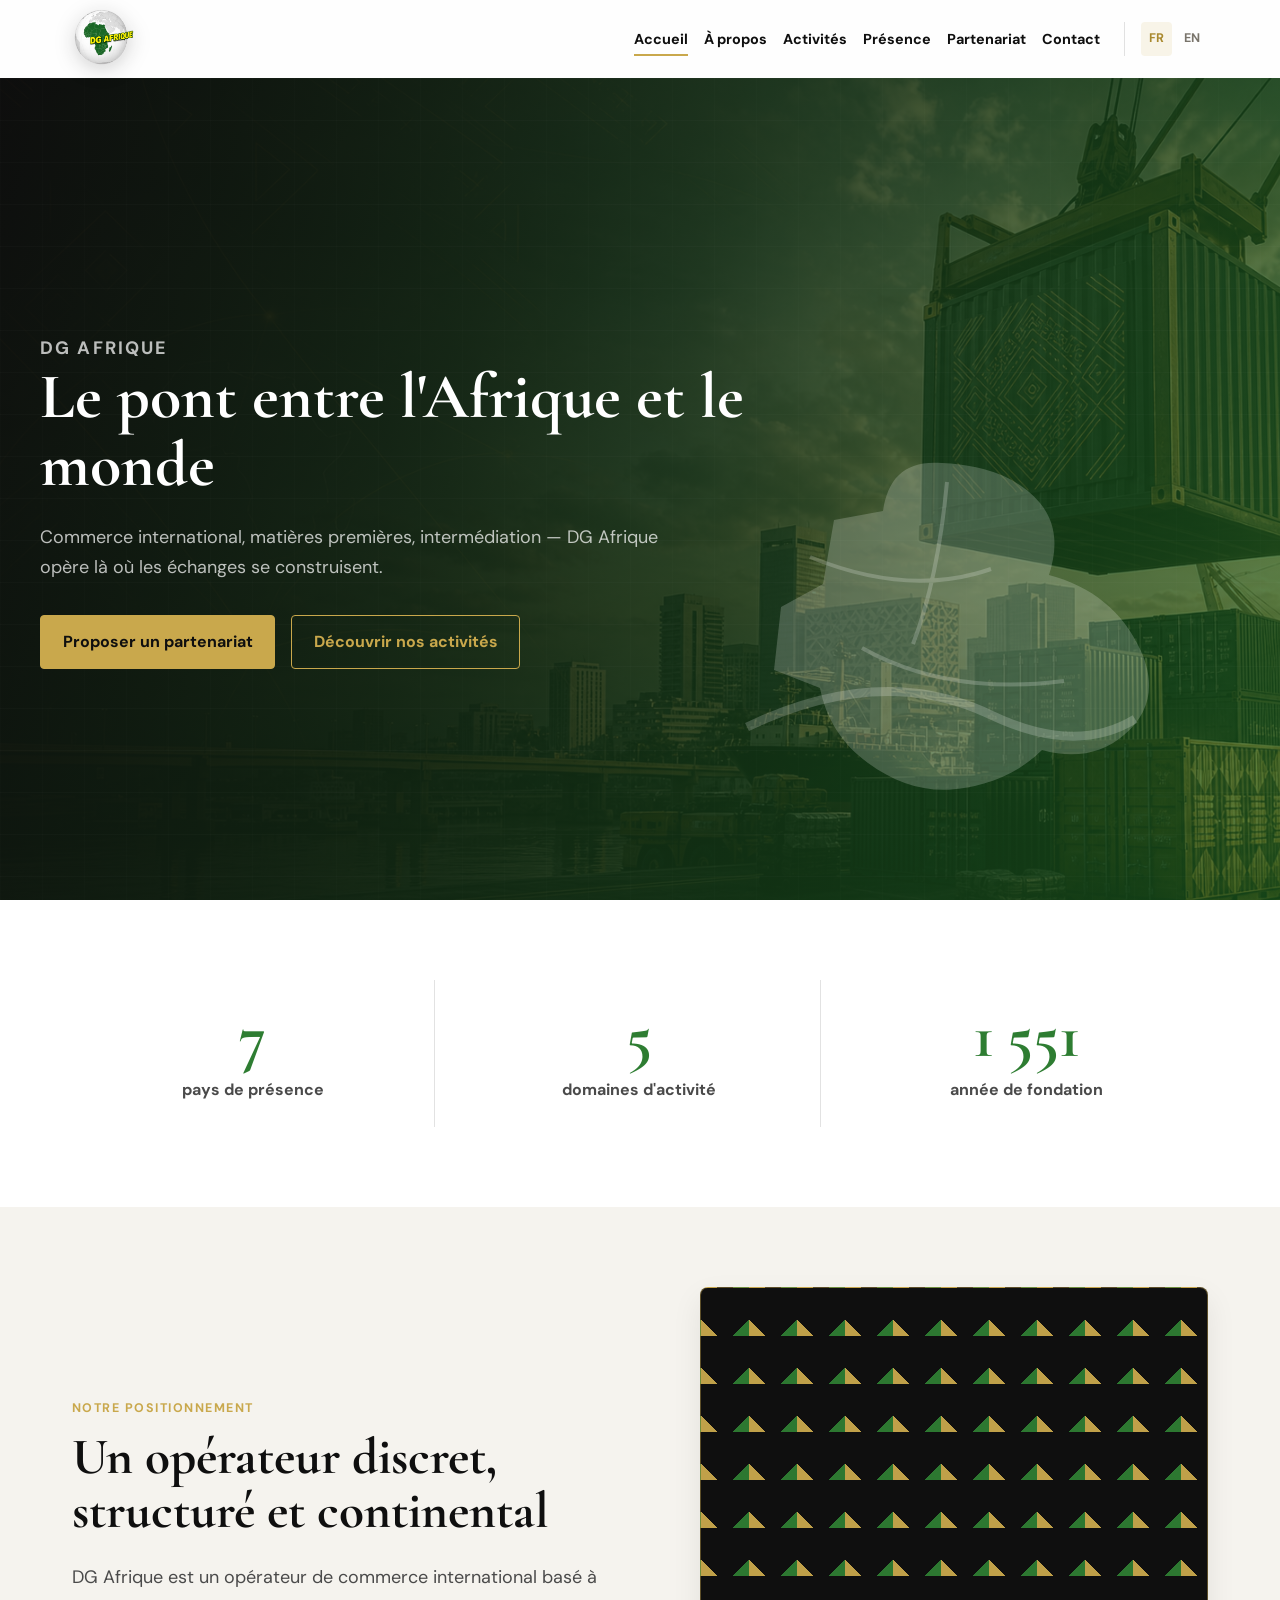
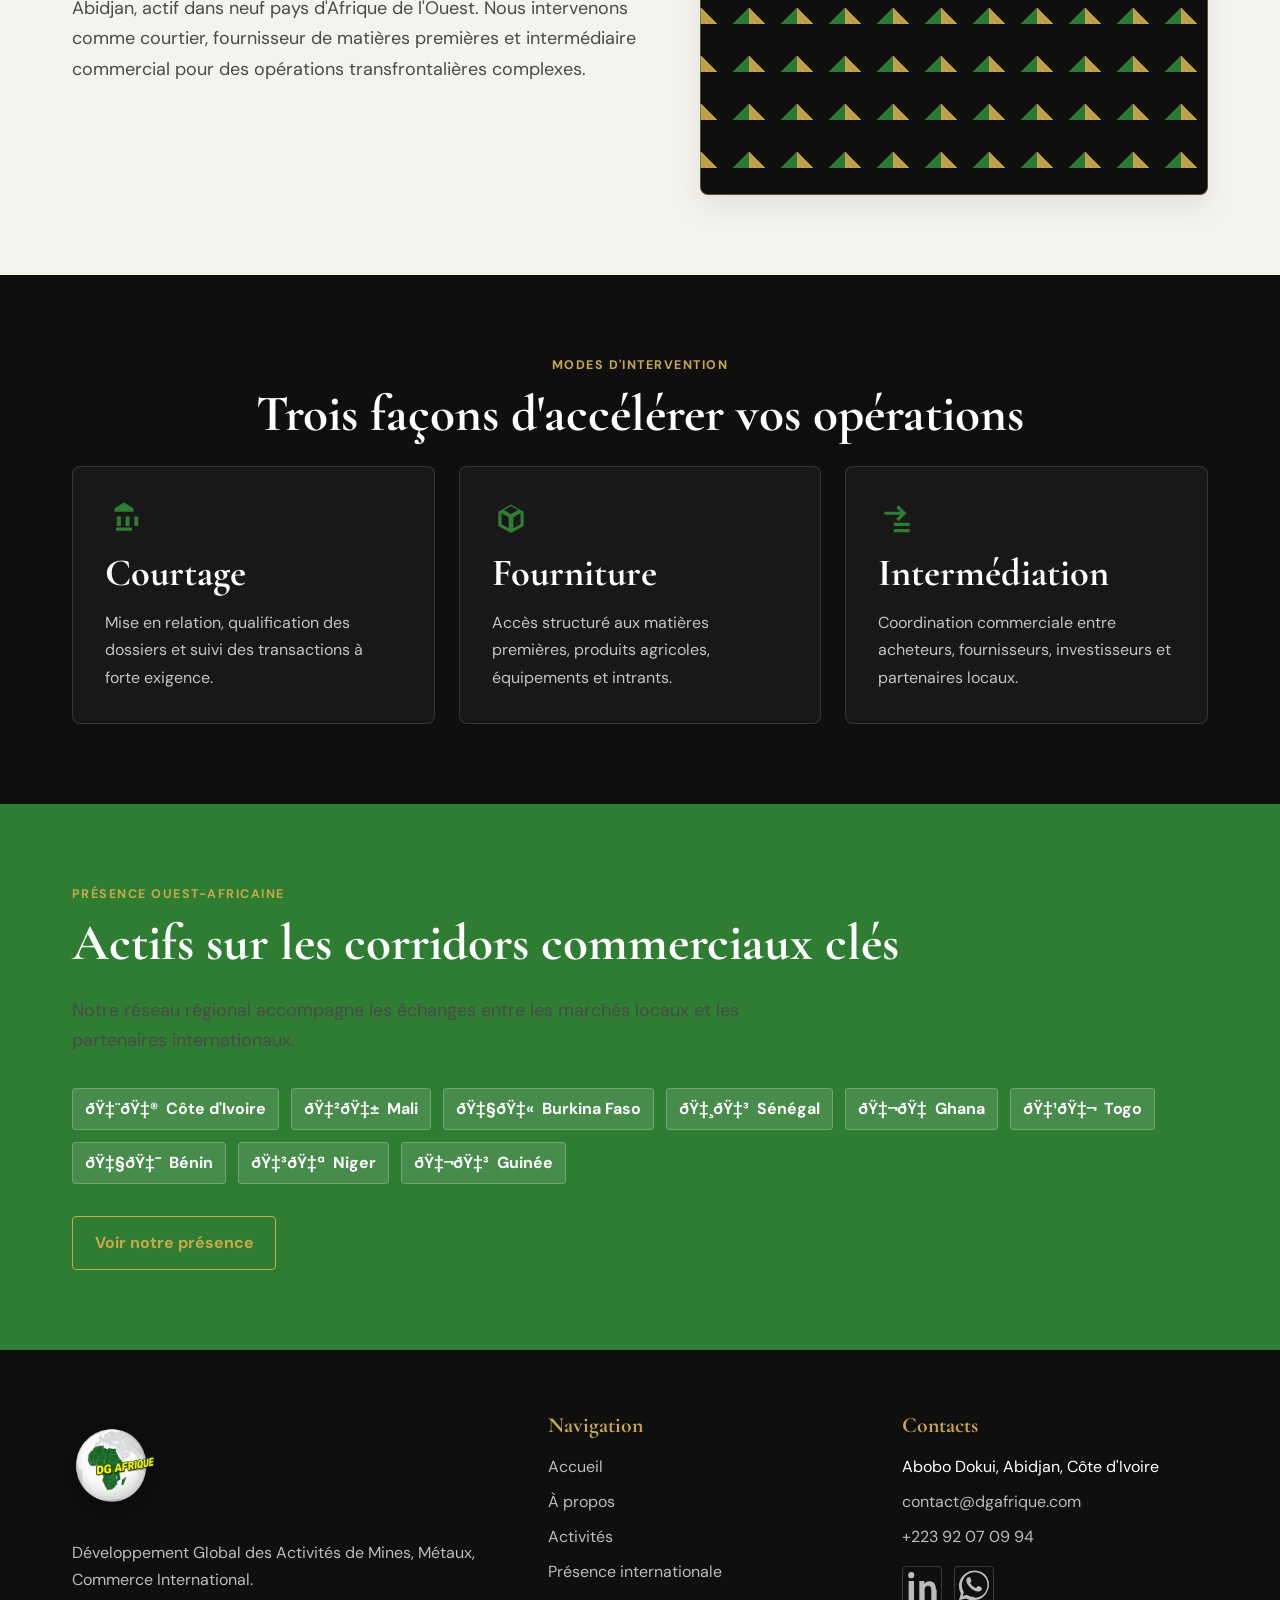
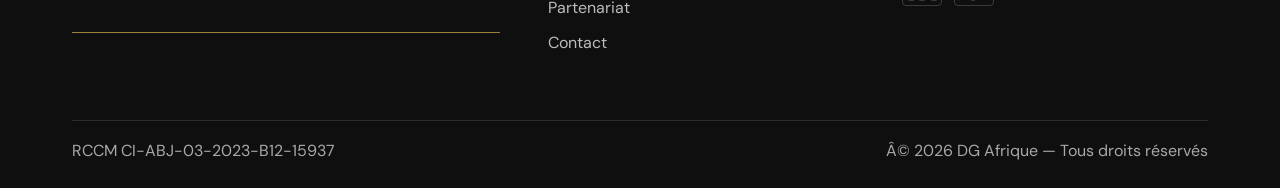
<file: index.html>
<!doctype html>
<html lang="fr">
<head>
  <meta charset="utf-8">
  <meta name="viewport" content="width=device-width, initial-scale=1">
  <title data-i18n="meta.homeTitle">DG Afrique | Le commerce continental Ã  votre portÃ©e</title>
  <meta name="description" content="DG Afrique accompagne les opÃ©rations de commerce international, matiÃ¨res premiÃ¨res, mines, mÃ©taux et intermÃ©diation en Afrique de l'Ouest." data-i18n-attr="content:meta.description">
  <meta property="og:title" content="DG Afrique" data-i18n-attr="content:meta.ogTitle">
  <meta property="og:description" content="Le pont entre l'Afrique et le monde pour le commerce international et les matiÃ¨res premiÃ¨res." data-i18n-attr="content:meta.ogDescription">
  <meta property="og:image" content="https://dgafrique.com/assets/images/og-image.jpg">
  <meta property="og:type" content="website">
  <link rel="canonical" href="https://dgafrique.com/">
  <link rel="icon" href="assets/images/logo-dg-afrique.png" type="image/png">
  <link rel="stylesheet" href="assets/css/variables.css">
  <link rel="stylesheet" href="assets/css/base.css">
  <link rel="stylesheet" href="assets/css/components.css">
  <link rel="stylesheet" href="assets/css/pages.css">
</head>
<body>
  <header class="site-header" data-site-header>
    <nav class="navbar container" aria-label="Navigation principale" data-i18n-attr="aria-label:nav.main">
      <a class="brand" href="index.html" aria-label="DG Afrique">
        <img class="brand-mark" src="assets/images/logo-dg-afrique.png" alt="DG Afrique">
        <span class="brand-text">
          <span class="brand-name" data-i18n="company.name">DG AFRIQUE</span>
          <span class="brand-subtitle" data-i18n="company.fullName">DÃ©veloppement Global des ActivitÃ©s</span>
        </span>
      </a>
      <button class="nav-toggle" type="button" aria-expanded="false" aria-controls="primary-menu" data-nav-toggle data-i18n-attr="title:nav.menu;aria-label:nav.menu">
        <span></span><span></span><span></span>
      </button>
      <div class="nav-panel" id="primary-menu">
        <ul class="nav-links">
          <li><a class="nav-link active" href="index.html" data-i18n="nav.home">Accueil</a></li>
          <li><a class="nav-link" href="a-propos.html" data-i18n="nav.about">Ã€ propos</a></li>
          <li><a class="nav-link" href="activites.html" data-i18n="nav.activities">ActivitÃ©s</a></li>
          <li><a class="nav-link" href="presence.html" data-i18n="nav.presence">PrÃ©sence</a></li>
          <li><a class="nav-link" href="partenariat.html" data-i18n="nav.partnership">Partenariat</a></li>
          <li><a class="nav-link" href="contact.html" data-i18n="nav.contact">Contact</a></li>
        </ul>
        <!-- Language switch buttons are activated by assets/js/lang.js -->
        <div class="language-switch" aria-label="Language">
          <button type="button" data-lang-button="fr" onclick="setLanguage('fr')">FR</button>
          <button type="button" data-lang-button="en" onclick="setLanguage('en')">EN</button>
        </div>
      </div>
    </nav>
  </header>

  <main>
    <section class="hero hero--home">
      <div class="container hero__inner">
        <div class="hero__content">
          <p class="eyebrow" data-i18n="home.hero.eyebrow">DG Afrique</p>
          <h1 data-i18n="home.hero.title">Le pont entre l'Afrique et le monde</h1>
          <p data-i18n="home.hero.subtitle">Commerce international, matiÃ¨res premiÃ¨res, intermÃ©diation â€” DG Afrique opÃ¨re lÃ  oÃ¹ les Ã©changes se construisent.</p>
          <div class="hero__actions">
            <a class="btn btn-primary" href="partenariat.html" data-i18n="common.proposePartnership">Proposer un partenariat</a>
            <a class="btn btn-outline" href="activites.html" data-i18n="common.learnActivities">DÃ©couvrir nos activitÃ©s</a>
          </div>
        </div>
        <svg class="hero__map-art" viewBox="0 0 520 420" aria-hidden="true">
          <path fill="currentColor" d="M222 32c44 2 77 15 98 40 18 22 17 47 9 72 42 11 74 36 92 76 15 34 9 62-17 84-22 19-50 24-82 15-20 20-46 33-78 38-34 6-66-3-96-25-26-19-42-44-48-75l-46-18 7-63 42-23 11-64 49-9c5-34 23-51 59-48Z"/>
          <path fill="none" stroke="currentColor" stroke-width="9" d="M27 296c90-43 171-47 244-12 57 27 105 28 144 4"/>
          <path fill="none" stroke="currentColor" stroke-width="4" d="M90 126c66 27 126 31 181 12m-44-87c-6 64-17 118-34 162m151 37c-78 10-145-1-202-33"/>
        </svg>
      </div>
    </section>

    <section class="section section--white">
      <div class="container metrics animate-on-scroll">
        <div class="metric">
          <strong class="counter" data-target="9">0</strong>
          <span data-i18n="home.stats.countriesLabel">pays de prÃ©sence</span>
        </div>
        <div class="metric">
          <strong class="counter" data-target="6">0</strong>
          <span data-i18n="home.stats.domainsLabel">domaines d'activitÃ©</span>
        </div>
        <div class="metric">
          <strong class="counter" data-target="2023">0</strong>
          <span data-i18n="home.stats.sinceLabel">annÃ©e de fondation</span>
        </div>
      </div>
    </section>

    <section class="section">
      <div class="container split-layout">
        <div class="animate-on-scroll">
          <p class="eyebrow section-kicker" data-i18n="home.intro.eyebrow">Notre positionnement</p>
          <h2 class="section-heading" data-i18n="home.intro.title">Un opÃ©rateur discret, structurÃ© et continental</h2>
          <p class="lead" data-i18n="home.intro.text">DG Afrique est un opÃ©rateur de commerce international basÃ© Ã  Abidjan, actif dans neuf pays d'Afrique de l'Ouest. Nous intervenons comme courtier, fournisseur de matiÃ¨res premiÃ¨res et intermÃ©diaire commercial pour des opÃ©rations transfrontaliÃ¨res complexes.</p>
        </div>
        <div class="pattern-panel animate-on-scroll" aria-hidden="true"></div>
      </div>
    </section>

    <section class="section section--dark">
      <div class="container">
        <p class="eyebrow section-kicker text-center" data-i18n="home.modes.eyebrow">Modes d'intervention</p>
        <h2 class="section-heading text-center" data-i18n="home.modes.title">Trois faÃ§ons d'accÃ©lÃ©rer vos opÃ©rations</h2>
        <div class="mode-grid">
          <article class="mode-card animate-on-scroll">
            <svg viewBox="0 0 48 48" aria-hidden="true"><path fill="currentColor" d="M14 36h20v4H14v-4Zm10-32 12 8v4H12v-4l12-8Zm-9 18h5v12h-5V22Zm11 0h5v12h-5V22Zm11 0h5v12h-5V22Z"/></svg>
            <h3 data-i18n="home.modes.brokerageTitle">Courtage</h3>
            <p data-i18n="home.modes.brokerageText">Mise en relation, qualification des dossiers et suivi des transactions Ã  forte exigence.</p>
          </article>
          <article class="mode-card animate-on-scroll">
            <svg viewBox="0 0 48 48" aria-hidden="true"><path fill="currentColor" d="M8 16 24 7l16 9v18L24 43 8 34V16Zm16 3 9-5-9-5-9 5 9 5Zm-3 18V23l-9-5v14l9 5Zm6 0 9-5V18l-9 5v14Z"/></svg>
            <h3 data-i18n="home.modes.supplyTitle">Fourniture</h3>
            <p data-i18n="home.modes.supplyText">AccÃ¨s structurÃ© aux matiÃ¨res premiÃ¨res, produits agricoles, Ã©quipements et intrants.</p>
          </article>
          <article class="mode-card animate-on-scroll">
            <svg viewBox="0 0 48 48" aria-hidden="true"><path fill="currentColor" d="M8 16h20l-5-5 3-3 10 10-10 10-3-3 5-5H8v-4Zm12 14h20v4H20v-4Zm0 8h20v4H20v-4Z"/></svg>
            <h3 data-i18n="home.modes.intermediationTitle">IntermÃ©diation</h3>
            <p data-i18n="home.modes.intermediationText">Coordination commerciale entre acheteurs, fournisseurs, investisseurs et partenaires locaux.</p>
          </article>
        </div>
      </div>
    </section>

    <section class="section section--green">
      <div class="container">
        <p class="eyebrow section-kicker" data-i18n="home.countries.eyebrow">PrÃ©sence ouest-africaine</p>
        <h2 class="section-heading" data-i18n="home.countries.title">Actifs sur les corridors commerciaux clÃ©s</h2>
        <p class="lead" data-i18n="home.countries.intro">Notre rÃ©seau rÃ©gional accompagne les Ã©changes entre les marchÃ©s locaux et les partenaires internationaux.</p>
        <div class="country-strip animate-on-scroll">
          <span class="country-chip">ðŸ‡¨ðŸ‡® <span data-i18n="countries.civ">CÃ´te d'Ivoire</span></span>
          <span class="country-chip">ðŸ‡²ðŸ‡± <span data-i18n="countries.mali">Mali</span></span>
          <span class="country-chip">ðŸ‡§ðŸ‡« <span data-i18n="countries.burkina">Burkina Faso</span></span>
          <span class="country-chip">ðŸ‡¸ðŸ‡³ <span data-i18n="countries.senegal">SÃ©nÃ©gal</span></span>
          <span class="country-chip">ðŸ‡¬ðŸ‡­ <span data-i18n="countries.ghana">Ghana</span></span>
          <span class="country-chip">ðŸ‡¹ðŸ‡¬ <span data-i18n="countries.togo">Togo</span></span>
          <span class="country-chip">ðŸ‡§ðŸ‡¯ <span data-i18n="countries.benin">BÃ©nin</span></span>
          <span class="country-chip">ðŸ‡³ðŸ‡ª <span data-i18n="countries.niger">Niger</span></span>
          <span class="country-chip">ðŸ‡¬ðŸ‡³ <span data-i18n="countries.guinea">GuinÃ©e</span></span>
        </div>
        <div class="cta-row">
          <a class="btn btn-outline" href="presence.html" data-i18n="common.presenceCta">Voir notre prÃ©sence</a>
        </div>
      </div>
    </section>
  </main>

  <footer class="site-footer">
    <div class="container">
      <div class="footer-grid">
        <div class="footer-brand">
          <a class="brand" href="index.html" aria-label="DG Afrique">
            <img class="brand-mark" src="assets/images/logo-dg-afrique.png" alt="DG Afrique">
            <span class="brand-text">
              <span class="brand-name" data-i18n="company.name">DG AFRIQUE</span>
              <span class="brand-subtitle" data-i18n="company.tagline">Le commerce continental, Ã  votre portÃ©e</span>
            </span>
          </a>
          <p data-i18n="footer.tagline">DÃ©veloppement Global des ActivitÃ©s de Mines, MÃ©taux, Commerce International.</p>
          <div class="footer-line"></div>
        </div>
        <div>
          <h2 class="footer-title" data-i18n="footer.navigation">Navigation</h2>
          <ul class="footer-links">
            <li><a href="index.html" data-i18n="nav.home">Accueil</a></li>
            <li><a href="a-propos.html" data-i18n="nav.about">Ã€ propos</a></li>
            <li><a href="activites.html" data-i18n="nav.activities">ActivitÃ©s</a></li>
            <li><a href="presence.html" data-i18n="nav.presenceLong">PrÃ©sence internationale</a></li>
            <li><a href="partenariat.html" data-i18n="nav.partnership">Partenariat</a></li>
            <li><a href="contact.html" data-i18n="nav.contact">Contact</a></li>
          </ul>
        </div>
        <div>
          <h2 class="footer-title" data-i18n="footer.contacts">Contacts</h2>
          <ul class="footer-contact">
            <li><span data-i18n="company.seat">Abobo Dokui, Abidjan, CÃ´te d'Ivoire</span></li>
            <li><a href="mailto:contact@dgafrique.com" data-i18n="company.email">contact@dgafrique.com</a></li>
            <li><a href="https://wa.me/22392070994" data-i18n="company.whatsapp">+223 92 07 09 94</a></li>
          </ul>
          <div class="social-links" aria-label="Social links">
            <a class="social-link" href="https://www.linkedin.com/" aria-label="LinkedIn"><svg viewBox="0 0 24 24" aria-hidden="true"><path fill="currentColor" d="M6.94 8.9H3.56V21h3.38V8.9ZM7.16 5.15A1.95 1.95 0 1 0 3.25 5.15a1.95 1.95 0 0 0 3.91 0ZM20.75 13.76c0-3.25-1.74-4.76-4.05-4.76-1.87 0-2.71 1.03-3.18 1.75V8.9H10.3V21h3.37v-5.98c0-1.58.3-3.1 2.25-3.1 1.92 0 1.95 1.8 1.95 3.2V21h3.38v-6.24Z"/></svg></a>
            <a class="social-link" href="https://wa.me/22392070994" aria-label="WhatsApp"><svg viewBox="0 0 24 24" aria-hidden="true"><path fill="currentColor" d="M19.05 4.91A9.78 9.78 0 0 0 3.7 16.67L2.5 21l4.43-1.16A9.8 9.8 0 0 0 12 21a9.78 9.78 0 0 0 7.05-16.09Zm-7.05 14a8.1 8.1 0 0 1-4.14-1.13l-.3-.18-2.63.69.7-2.56-.2-.31a8.08 8.08 0 1 1 6.97 3.99Zm4.44-6.06c-.24-.12-1.43-.7-1.65-.78-.22-.08-.38-.12-.54.12-.16.24-.62.78-.76.94-.14.16-.28.18-.52.06-.24-.12-1.02-.38-1.95-1.2-.72-.64-1.2-1.43-1.34-1.67-.14-.24-.02-.37.1-.49.11-.11.24-.28.36-.42.12-.14.16-.24.24-.4.08-.16.04-.3-.02-.42-.06-.12-.54-1.3-.74-1.78-.2-.47-.4-.4-.54-.41h-.46c-.16 0-.42.06-.64.3-.22.24-.84.82-.84 2s.86 2.32.98 2.48c.12.16 1.7 2.6 4.12 3.64.58.25 1.03.4 1.38.51.58.18 1.1.16 1.52.1.46-.07 1.43-.58 1.63-1.14.2-.56.2-1.04.14-1.14-.06-.1-.22-.16-.46-.28Z"/></svg></a>
          </div>
        </div>
      </div>
      <div class="footer-bottom">
        <span>RCCM <span data-i18n="company.rccm">CI-ABJ-03-2023-B12-15937</span></span>
        <span>Â© <span id="current-year">2024</span> <span data-i18n="footer.copyright">DG Afrique â€” Tous droits rÃ©servÃ©s</span></span>
      </div>
    </div>
  </footer>

  <script src="assets/js/main.js"></script>
  <script src="assets/js/lang.js"></script>
</body>
</html>
</file>
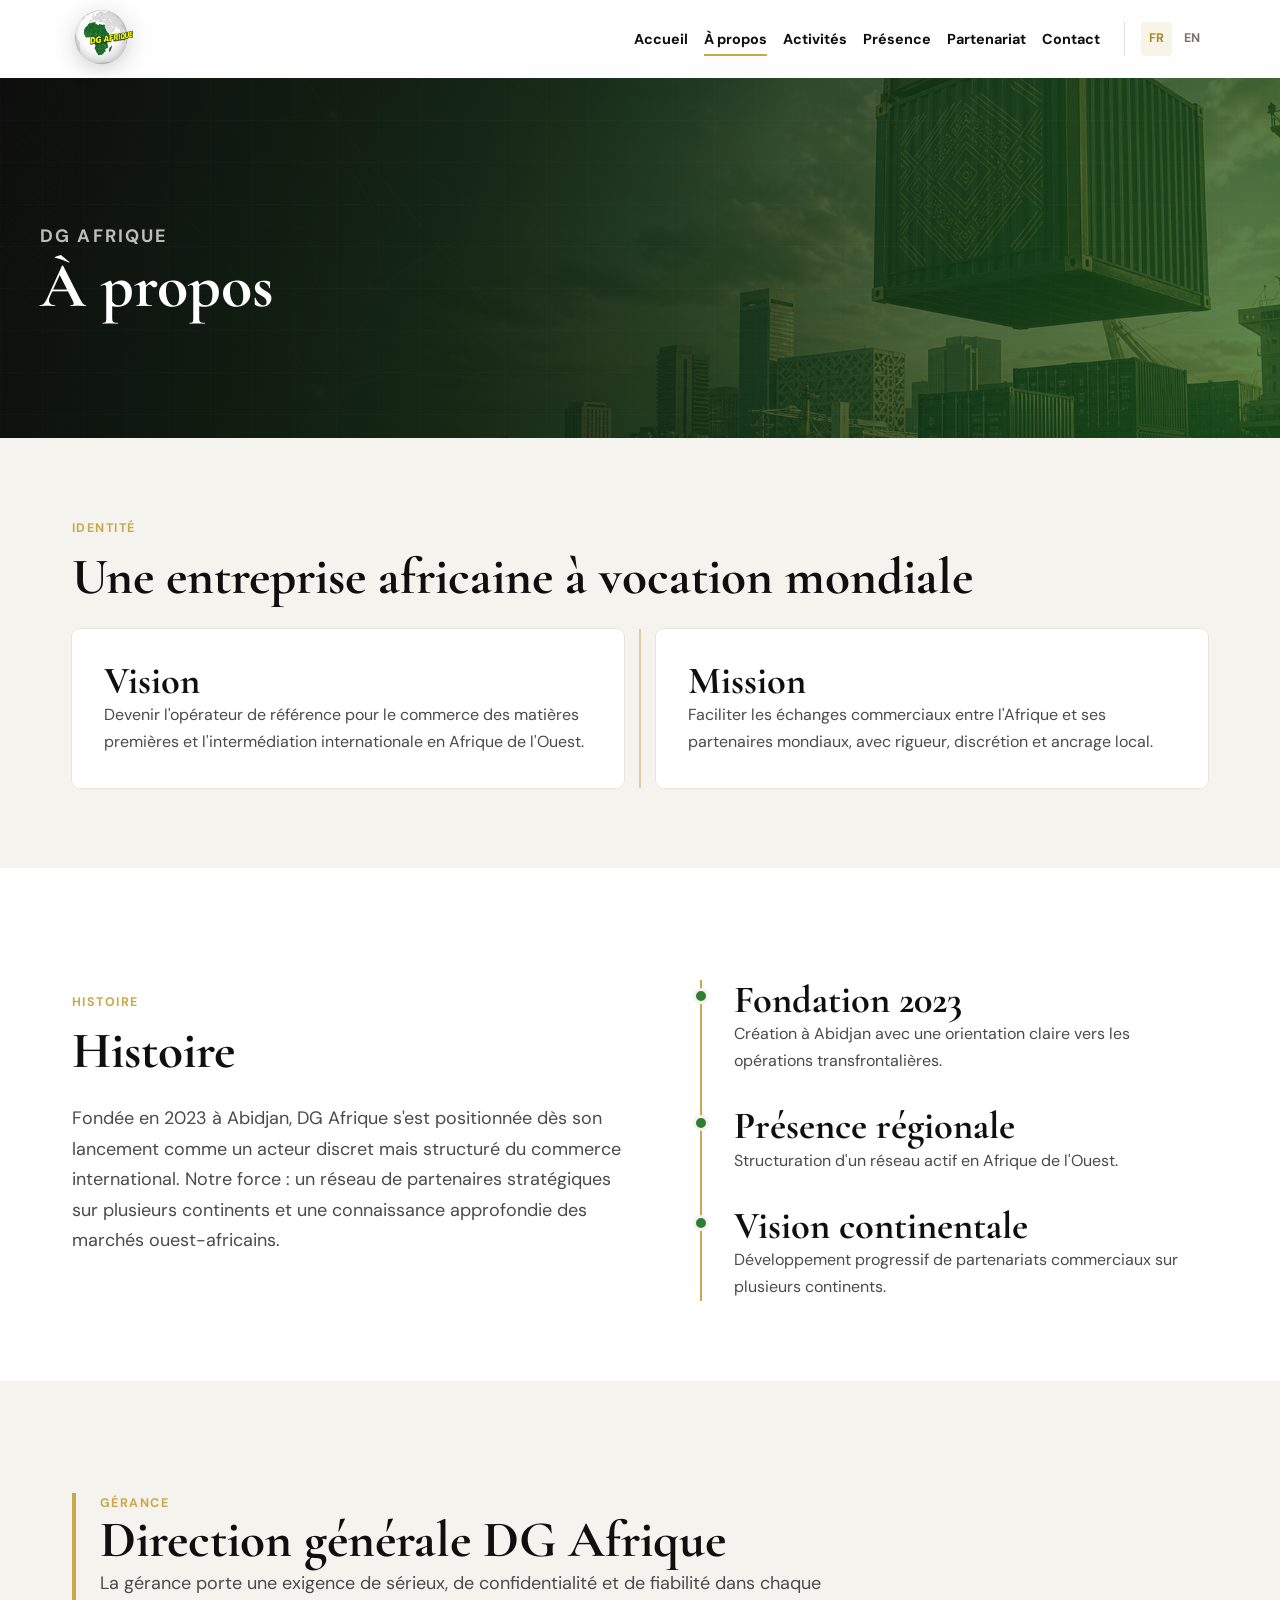
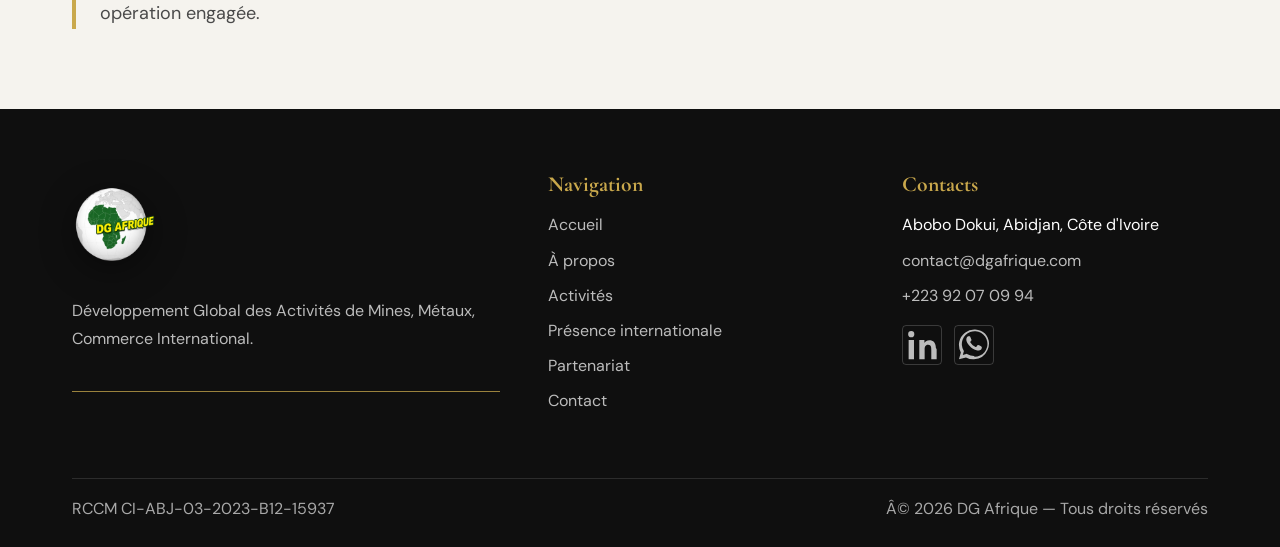
<file: a-propos.html>
<!doctype html>
<html lang="fr">
<head>
  <meta charset="utf-8">
  <meta name="viewport" content="width=device-width, initial-scale=1">
  <title data-i18n="meta.aboutTitle">Ã€ propos | DG Afrique</title>
  <meta name="description" content="DG Afrique accompagne les opÃ©rations de commerce international, matiÃ¨res premiÃ¨res, mines, mÃ©taux et intermÃ©diation en Afrique de l'Ouest." data-i18n-attr="content:meta.description">
  <meta property="og:title" content="DG Afrique" data-i18n-attr="content:meta.ogTitle">
  <meta property="og:description" content="Le pont entre l'Afrique et le monde pour le commerce international et les matiÃ¨res premiÃ¨res." data-i18n-attr="content:meta.ogDescription">
  <meta property="og:image" content="https://dgafrique.com/assets/images/og-image.jpg">
  <meta property="og:type" content="website">
  <link rel="canonical" href="https://dgafrique.com/a-propos.html">
  <link rel="icon" href="assets/images/logo-dg-afrique.png" type="image/png">
  <link rel="stylesheet" href="assets/css/variables.css">
  <link rel="stylesheet" href="assets/css/base.css">
  <link rel="stylesheet" href="assets/css/components.css">
  <link rel="stylesheet" href="assets/css/pages.css">
</head>
<body>
  <header class="site-header" data-site-header>
    <nav class="navbar container" aria-label="Navigation principale" data-i18n-attr="aria-label:nav.main">
      <a class="brand" href="index.html" aria-label="DG Afrique">
        <img class="brand-mark" src="assets/images/logo-dg-afrique.png" alt="DG Afrique">
        <span class="brand-text"><span class="brand-name" data-i18n="company.name">DG AFRIQUE</span><span class="brand-subtitle" data-i18n="company.fullName">DÃ©veloppement Global des ActivitÃ©s</span></span>
      </a>
      <button class="nav-toggle" type="button" aria-expanded="false" aria-controls="primary-menu" data-nav-toggle data-i18n-attr="title:nav.menu;aria-label:nav.menu"><span></span><span></span><span></span></button>
      <div class="nav-panel" id="primary-menu">
        <ul class="nav-links">
          <li><a class="nav-link" href="index.html" data-i18n="nav.home">Accueil</a></li>
          <li><a class="nav-link active" href="a-propos.html" data-i18n="nav.about">Ã€ propos</a></li>
          <li><a class="nav-link" href="activites.html" data-i18n="nav.activities">ActivitÃ©s</a></li>
          <li><a class="nav-link" href="presence.html" data-i18n="nav.presence">PrÃ©sence</a></li>
          <li><a class="nav-link" href="partenariat.html" data-i18n="nav.partnership">Partenariat</a></li>
          <li><a class="nav-link" href="contact.html" data-i18n="nav.contact">Contact</a></li>
        </ul>
        <!-- Language switch buttons are activated by assets/js/lang.js -->
        <div class="language-switch" aria-label="Language"><button type="button" data-lang-button="fr" onclick="setLanguage('fr')">FR</button><button type="button" data-lang-button="en" onclick="setLanguage('en')">EN</button></div>
      </div>
    </nav>
  </header>

  <main>
    <section class="hero hero--compact">
      <div class="container hero__inner">
        <div class="hero__content">
          <p class="eyebrow" data-i18n="company.name">DG AFRIQUE</p>
          <h1 data-i18n="about.heroTitle">Ã€ propos</h1>
        </div>
      </div>
    </section>

    <section class="section">
      <div class="container">
        <p class="eyebrow section-kicker" data-i18n="about.kicker">Identité</p>
        <h2 class="section-heading" data-i18n="about.title">Une entreprise africaine Ã  vocation mondiale</h2>
        <div class="vision-mission">
          <article class="info-card animate-on-scroll">
            <h3 data-i18n="about.visionTitle">Vision</h3>
            <p data-i18n="about.vision">Devenir l'opÃ©rateur de rÃ©fÃ©rence pour le commerce des matiÃ¨res premiÃ¨res et l'intermÃ©diation internationale en Afrique de l'Ouest.</p>
          </article>
          <article class="info-card animate-on-scroll">
            <h3 data-i18n="about.missionTitle">Mission</h3>
            <p data-i18n="about.mission">Faciliter les Ã©changes commerciaux entre l'Afrique et ses partenaires mondiaux, avec rigueur, discrÃ©tion et ancrage local.</p>
          </article>
        </div>
      </div>
    </section>

    <section class="section section--white">
      <div class="container split-layout">
        <div class="animate-on-scroll">
          <p class="eyebrow section-kicker" data-i18n="about.historyTitle">Histoire</p>
          <h2 class="section-heading" data-i18n="about.historyTitle">Histoire</h2>
          <p class="lead" data-i18n="about.history">FondÃ©e en 2023 Ã  Abidjan, DG Afrique s'est positionnÃ©e dÃ¨s son lancement comme un acteur discret mais structurÃ© du commerce international. Notre force : un rÃ©seau de partenaires stratÃ©giques sur plusieurs continents et une connaissance approfondie des marchÃ©s ouest-africains.</p>
        </div>
        <div class="timeline animate-on-scroll">
          <div class="timeline-item">
            <h3 data-i18n="about.timeline2023Title">Fondation 2023</h3>
            <p data-i18n="about.timeline2023Text">CrÃ©ation Ã  Abidjan avec une orientation claire vers les opÃ©rations transfrontaliÃ¨res.</p>
          </div>
          <div class="timeline-item">
            <h3 data-i18n="about.timelineRegionalTitle">PrÃ©sence rÃ©gionale</h3>
            <p data-i18n="about.timelineRegionalText">Structuration d'un rÃ©seau actif en Afrique de l'Ouest.</p>
          </div>
          <div class="timeline-item">
            <h3 data-i18n="about.timelineContinentalTitle">Vision continentale</h3>
            <p data-i18n="about.timelineContinentalText">DÃ©veloppement progressif de partenariats commerciaux sur plusieurs continents.</p>
          </div>
        </div>
      </div>
    </section>

    <section class="section">
      <div class="container">
        <div class="manager-note animate-on-scroll">
          <p class="eyebrow" data-i18n="about.managerTitle">GÃ©rance</p>
          <h2 data-i18n="about.managerName">Direction gÃ©nÃ©rale DG Afrique</h2>
          <p class="lead" data-i18n="about.managerText">La gÃ©rance porte une exigence de sÃ©rieux, de confidentialitÃ© et de fiabilitÃ© dans chaque opÃ©ration engagÃ©e.</p>
        </div>
      </div>
    </section>
  </main>

  <footer class="site-footer">
    <div class="container">
      <div class="footer-grid">
        <div class="footer-brand">
          <a class="brand" href="index.html" aria-label="DG Afrique"><img class="brand-mark" src="assets/images/logo-dg-afrique.png" alt="DG Afrique"><span class="brand-text"><span class="brand-name" data-i18n="company.name">DG AFRIQUE</span><span class="brand-subtitle" data-i18n="company.tagline">Le commerce continental, Ã  votre portÃ©e</span></span></a>
          <p data-i18n="footer.tagline">DÃ©veloppement Global des ActivitÃ©s de Mines, MÃ©taux, Commerce International.</p><div class="footer-line"></div>
        </div>
        <div><h2 class="footer-title" data-i18n="footer.navigation">Navigation</h2><ul class="footer-links"><li><a href="index.html" data-i18n="nav.home">Accueil</a></li><li><a href="a-propos.html" data-i18n="nav.about">Ã€ propos</a></li><li><a href="activites.html" data-i18n="nav.activities">ActivitÃ©s</a></li><li><a href="presence.html" data-i18n="nav.presenceLong">PrÃ©sence internationale</a></li><li><a href="partenariat.html" data-i18n="nav.partnership">Partenariat</a></li><li><a href="contact.html" data-i18n="nav.contact">Contact</a></li></ul></div>
        <div><h2 class="footer-title" data-i18n="footer.contacts">Contacts</h2><ul class="footer-contact"><li><span data-i18n="company.seat">Abobo Dokui, Abidjan, CÃ´te d'Ivoire</span></li><li><a href="mailto:contact@dgafrique.com" data-i18n="company.email">contact@dgafrique.com</a></li><li><a href="https://wa.me/22392070994" data-i18n="company.whatsapp">+223 92 07 09 94</a></li></ul><div class="social-links" aria-label="Social links"><a class="social-link" href="https://www.linkedin.com/" aria-label="LinkedIn"><svg viewBox="0 0 24 24" aria-hidden="true"><path fill="currentColor" d="M6.94 8.9H3.56V21h3.38V8.9ZM7.16 5.15A1.95 1.95 0 1 0 3.25 5.15a1.95 1.95 0 0 0 3.91 0ZM20.75 13.76c0-3.25-1.74-4.76-4.05-4.76-1.87 0-2.71 1.03-3.18 1.75V8.9H10.3V21h3.37v-5.98c0-1.58.3-3.1 2.25-3.1 1.92 0 1.95 1.8 1.95 3.2V21h3.38v-6.24Z"/></svg></a><a class="social-link" href="https://wa.me/22392070994" aria-label="WhatsApp"><svg viewBox="0 0 24 24" aria-hidden="true"><path fill="currentColor" d="M19.05 4.91A9.78 9.78 0 0 0 3.7 16.67L2.5 21l4.43-1.16A9.8 9.8 0 0 0 12 21a9.78 9.78 0 0 0 7.05-16.09Zm-7.05 14a8.1 8.1 0 0 1-4.14-1.13l-.3-.18-2.63.69.7-2.56-.2-.31a8.08 8.08 0 1 1 6.97 3.99Zm4.44-6.06c-.24-.12-1.43-.7-1.65-.78-.22-.08-.38-.12-.54.12-.16.24-.62.78-.76.94-.14.16-.28.18-.52.06-.24-.12-1.02-.38-1.95-1.2-.72-.64-1.2-1.43-1.34-1.67-.14-.24-.02-.37.1-.49.11-.11.24-.28.36-.42.12-.14.16-.24.24-.4.08-.16.04-.3-.02-.42-.06-.12-.54-1.3-.74-1.78-.2-.47-.4-.4-.54-.41h-.46c-.16 0-.42.06-.64.3-.22.24-.84.82-.84 2s.86 2.32.98 2.48c.12.16 1.7 2.6 4.12 3.64.58.25 1.03.4 1.38.51.58.18 1.1.16 1.52.1.46-.07 1.43-.58 1.63-1.14.2-.56.2-1.04.14-1.14-.06-.1-.22-.16-.46-.28Z"/></svg></a></div></div>
      </div>
      <div class="footer-bottom"><span>RCCM <span data-i18n="company.rccm">CI-ABJ-03-2023-B12-15937</span></span><span>Â© <span id="current-year">2024</span> <span data-i18n="footer.copyright">DG Afrique â€” Tous droits rÃ©servÃ©s</span></span></div>
    </div>
  </footer>

  <script src="assets/js/main.js"></script>
  <script src="assets/js/lang.js"></script>
</body>
</html>
</file>
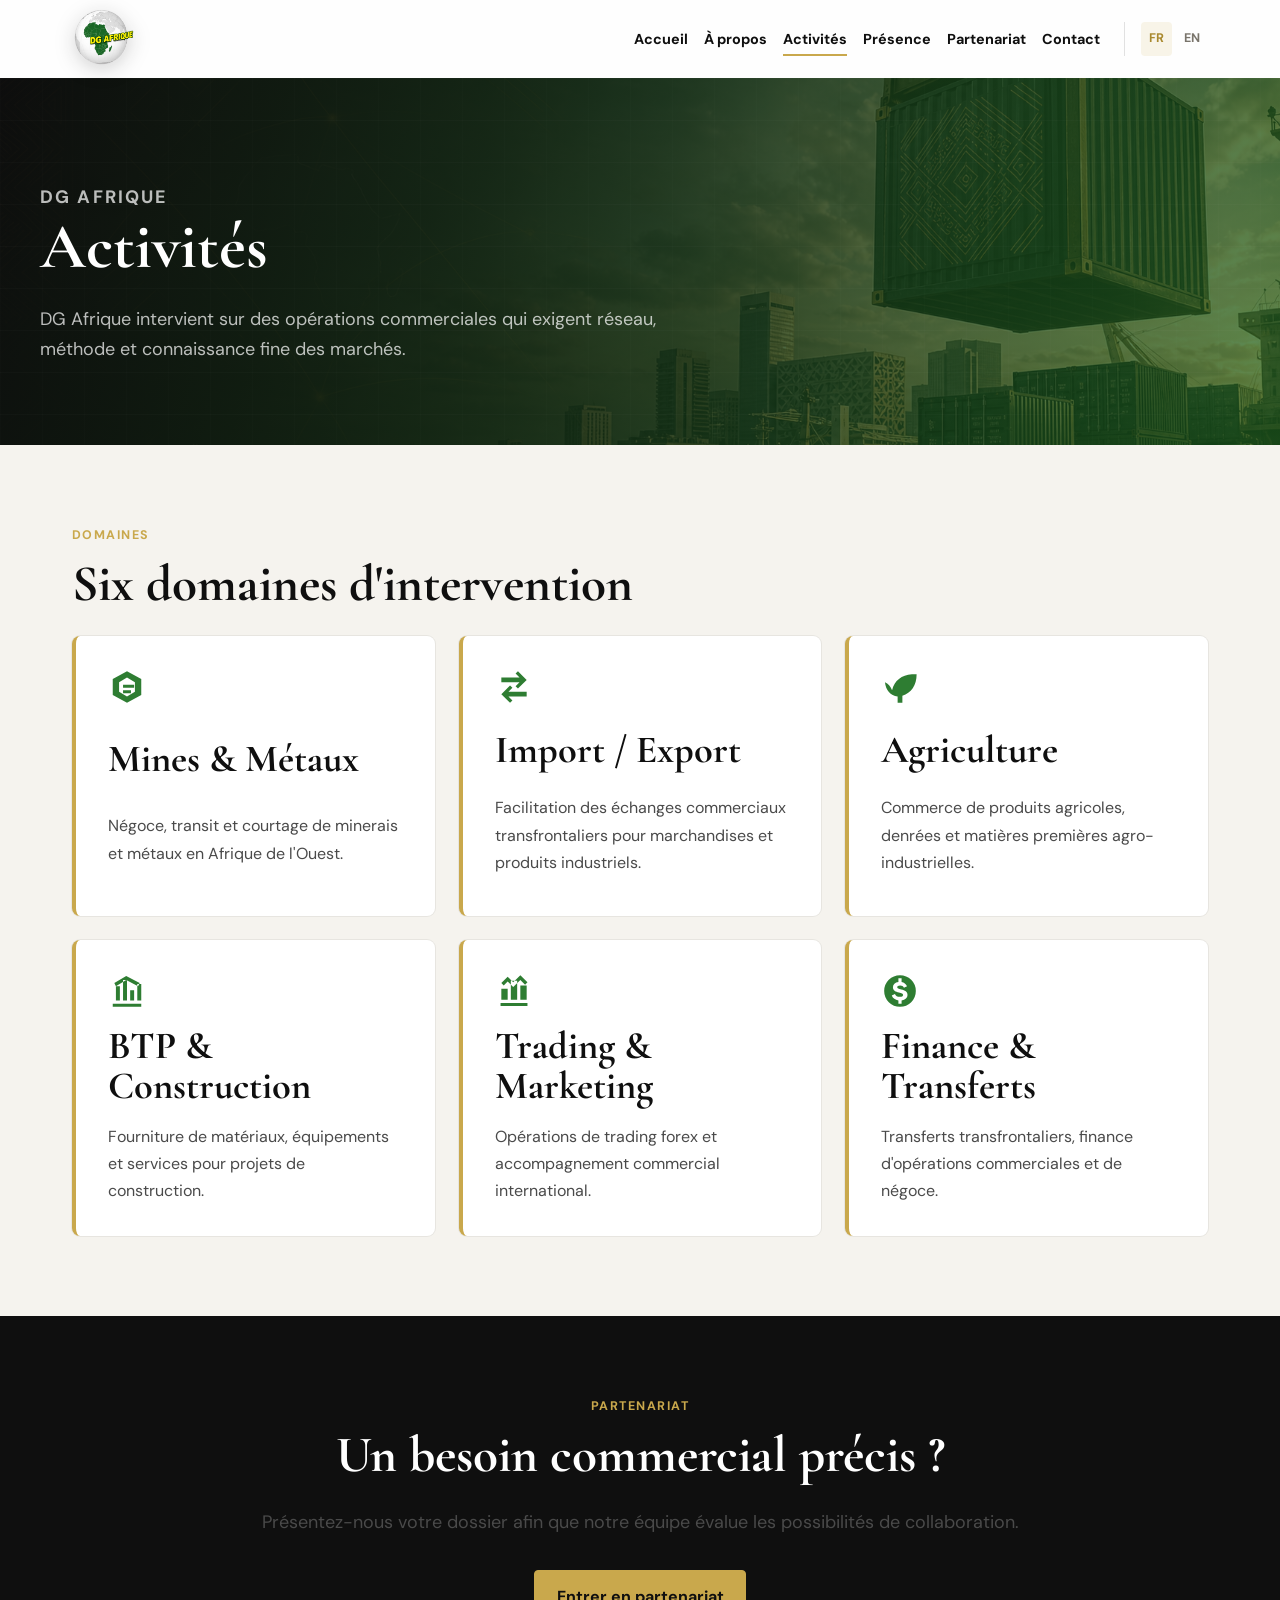
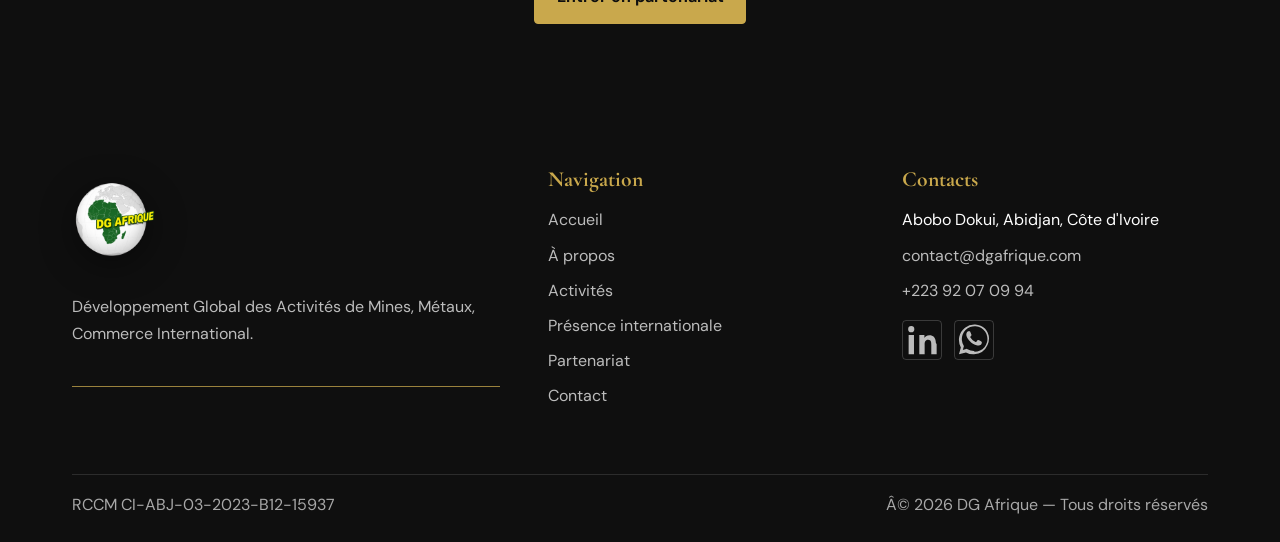
<file: activites.html>
<!doctype html>
<html lang="fr">
<head>
  <meta charset="utf-8">
  <meta name="viewport" content="width=device-width, initial-scale=1">
  <title data-i18n="meta.activitiesTitle">ActivitÃ©s | DG Afrique</title>
  <meta name="description" content="DG Afrique accompagne les opÃ©rations de commerce international, matiÃ¨res premiÃ¨res, mines, mÃ©taux et intermÃ©diation en Afrique de l'Ouest." data-i18n-attr="content:meta.description">
  <meta property="og:title" content="DG Afrique" data-i18n-attr="content:meta.ogTitle">
  <meta property="og:description" content="Le pont entre l'Afrique et le monde pour le commerce international et les matiÃ¨res premiÃ¨res." data-i18n-attr="content:meta.ogDescription">
  <meta property="og:image" content="https://dgafrique.com/assets/images/og-image.jpg">
  <meta property="og:type" content="website">
  <link rel="canonical" href="https://dgafrique.com/activites.html">
  <link rel="icon" href="assets/images/logo-dg-afrique.png" type="image/png">
  <link rel="stylesheet" href="assets/css/variables.css">
  <link rel="stylesheet" href="assets/css/base.css">
  <link rel="stylesheet" href="assets/css/components.css">
  <link rel="stylesheet" href="assets/css/pages.css">
</head>
<body>
  <header class="site-header" data-site-header>
    <nav class="navbar container" aria-label="Navigation principale" data-i18n-attr="aria-label:nav.main">
      <a class="brand" href="index.html" aria-label="DG Afrique"><img class="brand-mark" src="assets/images/logo-dg-afrique.png" alt="DG Afrique"><span class="brand-text"><span class="brand-name" data-i18n="company.name">DG AFRIQUE</span><span class="brand-subtitle" data-i18n="company.fullName">DÃ©veloppement Global des ActivitÃ©s</span></span></a>
      <button class="nav-toggle" type="button" aria-expanded="false" aria-controls="primary-menu" data-nav-toggle data-i18n-attr="title:nav.menu;aria-label:nav.menu"><span></span><span></span><span></span></button>
      <div class="nav-panel" id="primary-menu">
        <ul class="nav-links"><li><a class="nav-link" href="index.html" data-i18n="nav.home">Accueil</a></li><li><a class="nav-link" href="a-propos.html" data-i18n="nav.about">Ã€ propos</a></li><li><a class="nav-link active" href="activites.html" data-i18n="nav.activities">ActivitÃ©s</a></li><li><a class="nav-link" href="presence.html" data-i18n="nav.presence">PrÃ©sence</a></li><li><a class="nav-link" href="partenariat.html" data-i18n="nav.partnership">Partenariat</a></li><li><a class="nav-link" href="contact.html" data-i18n="nav.contact">Contact</a></li></ul>
        <!-- Language switch buttons are activated by assets/js/lang.js -->
        <div class="language-switch" aria-label="Language"><button type="button" data-lang-button="fr" onclick="setLanguage('fr')">FR</button><button type="button" data-lang-button="en" onclick="setLanguage('en')">EN</button></div>
      </div>
    </nav>
  </header>

  <main>
    <section class="hero hero--compact">
      <div class="container hero__inner">
        <div class="hero__content">
          <p class="eyebrow" data-i18n="company.name">DG AFRIQUE</p>
          <h1 data-i18n="activities.heroTitle">ActivitÃ©s</h1>
          <p data-i18n="activities.intro">DG Afrique intervient sur des opÃ©rations commerciales qui exigent rÃ©seau, mÃ©thode et connaissance fine des marchÃ©s.</p>
        </div>
      </div>
    </section>

    <section class="section">
      <div class="container">
        <p class="eyebrow section-kicker" data-i18n="activities.kicker">Domaines</p>
        <h2 class="section-heading" data-i18n="activities.title">Six domaines d'intervention</h2>
        <div class="activity-grid">
          <article class="activity-card animate-on-scroll">
            <svg viewBox="0 0 48 48" aria-hidden="true"><path fill="currentColor" d="M24 4 42 14v20L24 44 6 34V14L24 4Zm0 8-10 6v12l10 6 10-6V18l-10-6Zm-5 9h14v4H19v-4Zm0 7h10v4H19v-4Z"/></svg>
            <h3 data-i18n="activities.minesTitle">Mines & MÃ©taux</h3>
            <p data-i18n="activities.minesText">NÃ©goce, transit et courtage de minerais et mÃ©taux en Afrique de l'Ouest.</p>
          </article>
          <article class="activity-card animate-on-scroll">
            <svg viewBox="0 0 48 48" aria-hidden="true"><path fill="currentColor" d="M8 12h23l-5-5 3-3 11 11-11 11-3-3 5-5H8v-6Zm32 24H17l5 5-3 3L8 33l11-11 3 3-5 5h23v6Z"/></svg>
            <h3 data-i18n="activities.importTitle">Import / Export</h3>
            <p data-i18n="activities.importText">Facilitation des Ã©changes commerciaux transfrontaliers pour marchandises et produits industriels.</p>
          </article>
          <article class="activity-card animate-on-scroll">
            <svg viewBox="0 0 48 48" aria-hidden="true"><path fill="currentColor" d="M39 8c-13 1-22 8-25 20-2-5-5-8-9-10 1 10 7 17 16 18v8h6v-9c11-3 18-13 18-27h-6Zm-12 8c-3 3-5 7-6 12 5-3 8-7 9-13l-3 1Z"/></svg>
            <h3 data-i18n="activities.agricultureTitle">Agriculture</h3>
            <p data-i18n="activities.agricultureText">Commerce de produits agricoles, denrÃ©es et matiÃ¨res premiÃ¨res agro-industrielles.</p>
          </article>
          <article class="activity-card animate-on-scroll">
            <svg viewBox="0 0 48 48" aria-hidden="true"><path fill="currentColor" d="M6 40h36v4H6v-4Zm4-4h5V18h-5v18Zm9 0h5V10h-5v26Zm9 0h5V23h-5v13Zm9 0h5V15h-5v21ZM8 14 23 5l17 9-2 4-15-8-13 8-2-4Z"/></svg>
            <h3 data-i18n="activities.constructionTitle">BTP & Construction</h3>
            <p data-i18n="activities.constructionText">Fourniture de matÃ©riaux, Ã©quipements et services pour projets de construction.</p>
          </article>
          <article class="activity-card animate-on-scroll">
            <svg viewBox="0 0 48 48" aria-hidden="true"><path fill="currentColor" d="M8 35h8V21H8v14Zm12 0h8V11h-8v24Zm12 0h8V17h-8v18ZM7 39h34v4H7v-4Zm1-25 8-8 7 7 9-9 9 9-3 3-6-6-9 9-7-7-5 5-3-3Z"/></svg>
            <h3 data-i18n="activities.tradingTitle">Trading & Marketing</h3>
            <p data-i18n="activities.tradingText">OpÃ©rations de trading forex et accompagnement commercial international.</p>
          </article>
          <article class="activity-card animate-on-scroll">
            <svg viewBox="0 0 48 48" aria-hidden="true"><path fill="currentColor" d="M24 4a20 20 0 1 0 0 40 20 20 0 0 0 0-40Zm2 32v4h-4v-4c-4-.5-7-2.7-8.4-6.2l4-2c1 2.4 3 3.6 6.1 3.6 2.6 0 4.2-.9 4.2-2.4 0-1.6-1.8-2.2-5.3-3-4.2-1-7.5-2.5-7.5-6.7 0-3.7 2.7-6.1 6.9-6.7V8h4v4.5c3.2.6 5.5 2.5 6.9 5.5l-3.9 2c-.9-2-2.5-3-4.8-3-2.4 0-3.7.9-3.7 2.3 0 1.5 1.6 2.1 5.1 2.9 4.7 1.1 7.9 2.8 7.9 6.9 0 3.8-2.8 6.1-7.5 6.8Z"/></svg>
            <h3 data-i18n="activities.financeTitle">Finance & Transferts</h3>
            <p data-i18n="activities.financeText">Transferts transfrontaliers, finance d'opÃ©rations commerciales et de nÃ©goce.</p>
          </article>
        </div>
      </div>
    </section>

    <section class="section section--dark">
      <div class="container text-center">
        <p class="eyebrow section-kicker" data-i18n="activities.ctaEyebrow">Partenariat</p>
        <h2 class="section-heading" data-i18n="activities.ctaTitle">Un besoin commercial prÃ©cis ?</h2>
        <p class="lead lead--center" data-i18n="activities.ctaText">PrÃ©sentez-nous votre dossier afin que notre Ã©quipe Ã©value les possibilitÃ©s de collaboration.</p>
        <div class="cta-row"><a class="btn btn-primary" href="partenariat.html" data-i18n="common.partnershipCta">Entrer en partenariat</a></div>
      </div>
    </section>
  </main>

  <footer class="site-footer">
    <div class="container">
      <div class="footer-grid">
        <div class="footer-brand"><a class="brand" href="index.html" aria-label="DG Afrique"><img class="brand-mark" src="assets/images/logo-dg-afrique.png" alt="DG Afrique"><span class="brand-text"><span class="brand-name" data-i18n="company.name">DG AFRIQUE</span><span class="brand-subtitle" data-i18n="company.tagline">Le commerce continental, Ã  votre portÃ©e</span></span></a><p data-i18n="footer.tagline">DÃ©veloppement Global des ActivitÃ©s de Mines, MÃ©taux, Commerce International.</p><div class="footer-line"></div></div>
        <div><h2 class="footer-title" data-i18n="footer.navigation">Navigation</h2><ul class="footer-links"><li><a href="index.html" data-i18n="nav.home">Accueil</a></li><li><a href="a-propos.html" data-i18n="nav.about">Ã€ propos</a></li><li><a href="activites.html" data-i18n="nav.activities">ActivitÃ©s</a></li><li><a href="presence.html" data-i18n="nav.presenceLong">PrÃ©sence internationale</a></li><li><a href="partenariat.html" data-i18n="nav.partnership">Partenariat</a></li><li><a href="contact.html" data-i18n="nav.contact">Contact</a></li></ul></div>
        <div><h2 class="footer-title" data-i18n="footer.contacts">Contacts</h2><ul class="footer-contact"><li><span data-i18n="company.seat">Abobo Dokui, Abidjan, CÃ´te d'Ivoire</span></li><li><a href="mailto:contact@dgafrique.com" data-i18n="company.email">contact@dgafrique.com</a></li><li><a href="https://wa.me/22392070994" data-i18n="company.whatsapp">+223 92 07 09 94</a></li></ul><div class="social-links" aria-label="Social links"><a class="social-link" href="https://www.linkedin.com/" aria-label="LinkedIn"><svg viewBox="0 0 24 24" aria-hidden="true"><path fill="currentColor" d="M6.94 8.9H3.56V21h3.38V8.9ZM7.16 5.15A1.95 1.95 0 1 0 3.25 5.15a1.95 1.95 0 0 0 3.91 0ZM20.75 13.76c0-3.25-1.74-4.76-4.05-4.76-1.87 0-2.71 1.03-3.18 1.75V8.9H10.3V21h3.37v-5.98c0-1.58.3-3.1 2.25-3.1 1.92 0 1.95 1.8 1.95 3.2V21h3.38v-6.24Z"/></svg></a><a class="social-link" href="https://wa.me/22392070994" aria-label="WhatsApp"><svg viewBox="0 0 24 24" aria-hidden="true"><path fill="currentColor" d="M19.05 4.91A9.78 9.78 0 0 0 3.7 16.67L2.5 21l4.43-1.16A9.8 9.8 0 0 0 12 21a9.78 9.78 0 0 0 7.05-16.09Zm-7.05 14a8.1 8.1 0 0 1-4.14-1.13l-.3-.18-2.63.69.7-2.56-.2-.31a8.08 8.08 0 1 1 6.97 3.99Zm4.44-6.06c-.24-.12-1.43-.7-1.65-.78-.22-.08-.38-.12-.54.12-.16.24-.62.78-.76.94-.14.16-.28.18-.52.06-.24-.12-1.02-.38-1.95-1.2-.72-.64-1.2-1.43-1.34-1.67-.14-.24-.02-.37.1-.49.11-.11.24-.28.36-.42.12-.14.16-.24.24-.4.08-.16.04-.3-.02-.42-.06-.12-.54-1.3-.74-1.78-.2-.47-.4-.4-.54-.41h-.46c-.16 0-.42.06-.64.3-.22.24-.84.82-.84 2s.86 2.32.98 2.48c.12.16 1.7 2.6 4.12 3.64.58.25 1.03.4 1.38.51.58.18 1.1.16 1.52.1.46-.07 1.43-.58 1.63-1.14.2-.56.2-1.04.14-1.14-.06-.1-.22-.16-.46-.28Z"/></svg></a></div></div>
      </div>
      <div class="footer-bottom"><span>RCCM <span data-i18n="company.rccm">CI-ABJ-03-2023-B12-15937</span></span><span>Â© <span id="current-year">2024</span> <span data-i18n="footer.copyright">DG Afrique â€” Tous droits rÃ©servÃ©s</span></span></div>
    </div>
  </footer>

  <script src="assets/js/main.js"></script>
  <script src="assets/js/lang.js"></script>
</body>
</html>
</file>
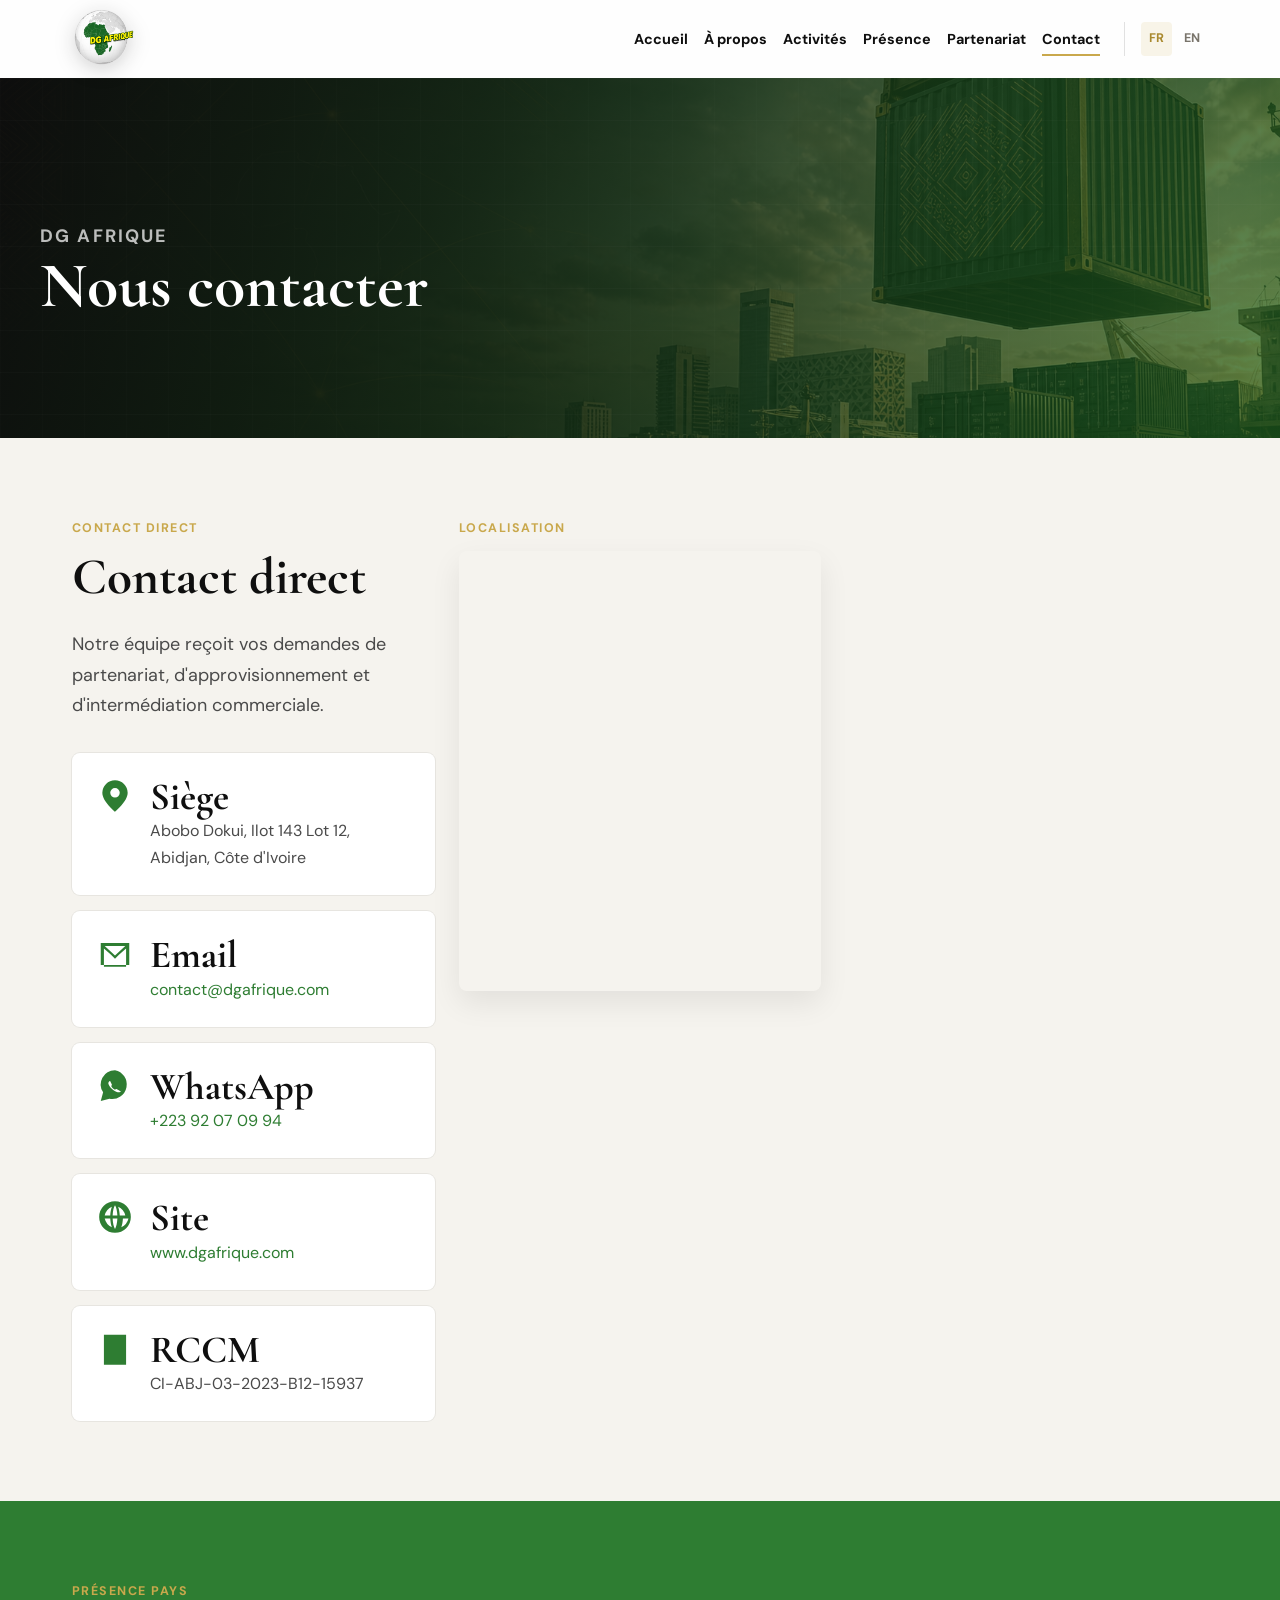
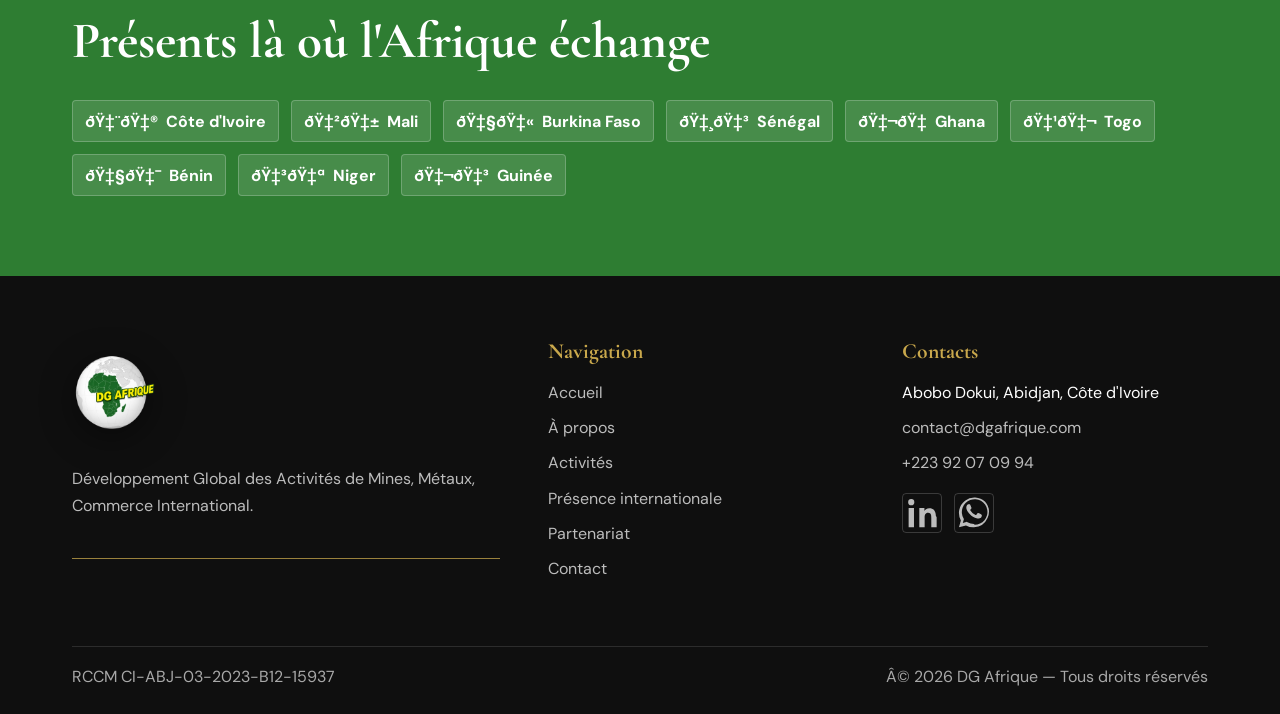
<file: contact.html>
<!doctype html>
<html lang="fr">
<head>
  <meta charset="utf-8">
  <meta name="viewport" content="width=device-width, initial-scale=1">
  <title data-i18n="meta.contactTitle">Contact | DG Afrique</title>
  <meta name="description" content="DG Afrique accompagne les opÃ©rations de commerce international, matiÃ¨res premiÃ¨res, mines, mÃ©taux et intermÃ©diation en Afrique de l'Ouest." data-i18n-attr="content:meta.description">
  <meta property="og:title" content="DG Afrique" data-i18n-attr="content:meta.ogTitle">
  <meta property="og:description" content="Le pont entre l'Afrique et le monde pour le commerce international et les matiÃ¨res premiÃ¨res." data-i18n-attr="content:meta.ogDescription">
  <meta property="og:image" content="https://dgafrique.com/assets/images/og-image.jpg">
  <meta property="og:type" content="website">
  <link rel="canonical" href="https://dgafrique.com/contact.html">
  <link rel="icon" href="assets/images/logo-dg-afrique.png" type="image/png">
  <link rel="stylesheet" href="assets/css/variables.css">
  <link rel="stylesheet" href="assets/css/base.css">
  <link rel="stylesheet" href="assets/css/components.css">
  <link rel="stylesheet" href="assets/css/pages.css">
</head>
<body>
  <header class="site-header" data-site-header>
    <nav class="navbar container" aria-label="Navigation principale" data-i18n-attr="aria-label:nav.main">
      <a class="brand" href="index.html" aria-label="DG Afrique"><img class="brand-mark" src="assets/images/logo-dg-afrique.png" alt="DG Afrique"><span class="brand-text"><span class="brand-name" data-i18n="company.name">DG AFRIQUE</span><span class="brand-subtitle" data-i18n="company.fullName">DÃ©veloppement Global des ActivitÃ©s</span></span></a>
      <button class="nav-toggle" type="button" aria-expanded="false" aria-controls="primary-menu" data-nav-toggle data-i18n-attr="title:nav.menu;aria-label:nav.menu"><span></span><span></span><span></span></button>
      <div class="nav-panel" id="primary-menu">
        <ul class="nav-links"><li><a class="nav-link" href="index.html" data-i18n="nav.home">Accueil</a></li><li><a class="nav-link" href="a-propos.html" data-i18n="nav.about">Ã€ propos</a></li><li><a class="nav-link" href="activites.html" data-i18n="nav.activities">ActivitÃ©s</a></li><li><a class="nav-link" href="presence.html" data-i18n="nav.presence">PrÃ©sence</a></li><li><a class="nav-link" href="partenariat.html" data-i18n="nav.partnership">Partenariat</a></li><li><a class="nav-link active" href="contact.html" data-i18n="nav.contact">Contact</a></li></ul>
        <!-- Language switch buttons are activated by assets/js/lang.js -->
        <div class="language-switch" aria-label="Language"><button type="button" data-lang-button="fr" onclick="setLanguage('fr')">FR</button><button type="button" data-lang-button="en" onclick="setLanguage('en')">EN</button></div>
      </div>
    </nav>
  </header>

  <main>
    <section class="hero hero--compact">
      <div class="container hero__inner">
        <div class="hero__content">
          <p class="eyebrow" data-i18n="company.name">DG AFRIQUE</p>
          <h1 data-i18n="contact.heroTitle">Nous contacter</h1>
        </div>
      </div>
    </section>

    <section class="section">
      <div class="container">
        <div class="contact-grid">
          <div class="animate-on-scroll">
            <p class="eyebrow section-kicker" data-i18n="contact.title">Contact direct</p>
            <h2 class="section-heading" data-i18n="contact.title">Contact direct</h2>
            <p class="lead" data-i18n="contact.intro">Notre Ã©quipe reÃ§oit vos demandes de partenariat, d'approvisionnement et d'intermÃ©diation commerciale.</p>
            <div class="contact-info cta-row">
              <div class="contact-item">
                <svg viewBox="0 0 48 48" aria-hidden="true"><path fill="currentColor" d="M24 4a16 16 0 0 0-16 16c0 11 16 24 16 24s16-13 16-24A16 16 0 0 0 24 4Zm0 22a6 6 0 1 1 0-12 6 6 0 0 1 0 12Z"/></svg>
                <div><h3 data-i18n="contact.addressTitle">SiÃ¨ge</h3><p data-i18n="company.legalSeat">Abobo Dokui, Ilot 143 Lot 12, Abidjan, CÃ´te d'Ivoire</p></div>
              </div>
              <div class="contact-item">
                <svg viewBox="0 0 48 48" aria-hidden="true"><path fill="currentColor" d="M6 10h36v28H6V10Zm18 16 13-12H11l13 12Zm-5-1L10 17v23h28V17l-9 8-5 5-5-5Z"/></svg>
                <div><h3 data-i18n="contact.emailTitle">Email</h3><p><a href="mailto:contact@dgafrique.com" data-i18n="company.email">contact@dgafrique.com</a></p></div>
              </div>
              <div class="contact-item">
                <svg viewBox="0 0 48 48" aria-hidden="true"><path fill="currentColor" d="M24 4a18 18 0 0 0-15 28L6 43l11-3A18 18 0 1 0 24 4Zm8 26c-.3 1-2 2-3 2-4 0-11-5-13-10-.6-1-.6-2 0-3l1-1c.3-.3.8-.2 1 0l2 4c.1.3.1.7-.1 1l-.7.9c1 2 2.7 3.7 4.8 4.8l.9-.7c.3-.2.7-.3 1-.1l4 2c.3.1.5.5.4.8Z"/></svg>
                <div><h3 data-i18n="contact.whatsappTitle">WhatsApp</h3><p><a href="https://wa.me/22392070994" data-i18n="company.whatsapp">+223 92 07 09 94</a></p></div>
              </div>
              <div class="contact-item">
                <svg viewBox="0 0 48 48" aria-hidden="true"><path fill="currentColor" d="M24 4a20 20 0 1 0 0 40 20 20 0 0 0 0-40Zm13 18h-7c-.2-4-.9-8-2-11a16 16 0 0 1 9 11ZM24 9c1.6 2.4 2.7 7 3 13h-6c.3-6 1.4-10.6 3-13Zm-4 2c-1.1 3-1.8 7-2 11h-7a16 16 0 0 1 9-11Zm-9 15h7c.2 4 .9 8 2 11a16 16 0 0 1-9-11Zm13 13c-1.6-2.4-2.7-7-3-13h6c-.3 6-1.4 10.6-3 13Zm8-2c1.1-3 1.8-7 2-11h7a16 16 0 0 1-9 11Z"/></svg>
                <div><h3 data-i18n="contact.siteTitle">Site</h3><p><a href="https://dgafrique.com" data-i18n="company.website">www.dgafrique.com</a></p></div>
              </div>
              <div class="contact-item">
                <svg viewBox="0 0 48 48" aria-hidden="true"><path fill="currentColor" d="M10 6h28v38H10V6Zm6 8h16v4H16v-4Zm0 8h16v4H16v-4Zm0 8h10v4H16v-4Z"/></svg>
                <div><h3 data-i18n="contact.rccmTitle">RCCM</h3><p data-i18n="company.rccm">CI-ABJ-03-2023-B12-15937</p></div>
              </div>
            </div>
          </div>
          <div class="animate-on-scroll">
            <p class="eyebrow section-kicker" data-i18n="contact.mapTitle">Localisation</p>
            <iframe class="map-frame" title="Abobo Dokui, Abidjan" loading="lazy" referrerpolicy="no-referrer-when-downgrade" src="https://www.google.com/maps?q=Abobo%20Dokui%2C%20Abidjan%2C%20C%C3%B4te%20d%27Ivoire&output=embed"></iframe>
          </div>
        </div>
      </div>
    </section>

    <section class="section section--green">
      <div class="container">
        <p class="eyebrow section-kicker" data-i18n="contact.countriesTitle">PrÃ©sence pays</p>
        <h2 class="section-heading" data-i18n="presence.title">PrÃ©sents lÃ  oÃ¹ l'Afrique Ã©change</h2>
        <div class="country-strip animate-on-scroll">
          <span class="country-chip">ðŸ‡¨ðŸ‡® <span data-i18n="countries.civ">CÃ´te d'Ivoire</span></span>
          <span class="country-chip">ðŸ‡²ðŸ‡± <span data-i18n="countries.mali">Mali</span></span>
          <span class="country-chip">ðŸ‡§ðŸ‡« <span data-i18n="countries.burkina">Burkina Faso</span></span>
          <span class="country-chip">ðŸ‡¸ðŸ‡³ <span data-i18n="countries.senegal">SÃ©nÃ©gal</span></span>
          <span class="country-chip">ðŸ‡¬ðŸ‡­ <span data-i18n="countries.ghana">Ghana</span></span>
          <span class="country-chip">ðŸ‡¹ðŸ‡¬ <span data-i18n="countries.togo">Togo</span></span>
          <span class="country-chip">ðŸ‡§ðŸ‡¯ <span data-i18n="countries.benin">BÃ©nin</span></span>
          <span class="country-chip">ðŸ‡³ðŸ‡ª <span data-i18n="countries.niger">Niger</span></span>
          <span class="country-chip">ðŸ‡¬ðŸ‡³ <span data-i18n="countries.guinea">GuinÃ©e</span></span>
        </div>
      </div>
    </section>
  </main>

  <footer class="site-footer">
    <div class="container">
      <div class="footer-grid">
        <div class="footer-brand"><a class="brand" href="index.html" aria-label="DG Afrique"><img class="brand-mark" src="assets/images/logo-dg-afrique.png" alt="DG Afrique"><span class="brand-text"><span class="brand-name" data-i18n="company.name">DG AFRIQUE</span><span class="brand-subtitle" data-i18n="company.tagline">Le commerce continental, Ã  votre portÃ©e</span></span></a><p data-i18n="footer.tagline">DÃ©veloppement Global des ActivitÃ©s de Mines, MÃ©taux, Commerce International.</p><div class="footer-line"></div></div>
        <div><h2 class="footer-title" data-i18n="footer.navigation">Navigation</h2><ul class="footer-links"><li><a href="index.html" data-i18n="nav.home">Accueil</a></li><li><a href="a-propos.html" data-i18n="nav.about">Ã€ propos</a></li><li><a href="activites.html" data-i18n="nav.activities">ActivitÃ©s</a></li><li><a href="presence.html" data-i18n="nav.presenceLong">PrÃ©sence internationale</a></li><li><a href="partenariat.html" data-i18n="nav.partnership">Partenariat</a></li><li><a href="contact.html" data-i18n="nav.contact">Contact</a></li></ul></div>
        <div><h2 class="footer-title" data-i18n="footer.contacts">Contacts</h2><ul class="footer-contact"><li><span data-i18n="company.seat">Abobo Dokui, Abidjan, CÃ´te d'Ivoire</span></li><li><a href="mailto:contact@dgafrique.com" data-i18n="company.email">contact@dgafrique.com</a></li><li><a href="https://wa.me/22392070994" data-i18n="company.whatsapp">+223 92 07 09 94</a></li></ul><div class="social-links" aria-label="Social links"><a class="social-link" href="https://www.linkedin.com/" aria-label="LinkedIn"><svg viewBox="0 0 24 24" aria-hidden="true"><path fill="currentColor" d="M6.94 8.9H3.56V21h3.38V8.9ZM7.16 5.15A1.95 1.95 0 1 0 3.25 5.15a1.95 1.95 0 0 0 3.91 0ZM20.75 13.76c0-3.25-1.74-4.76-4.05-4.76-1.87 0-2.71 1.03-3.18 1.75V8.9H10.3V21h3.37v-5.98c0-1.58.3-3.1 2.25-3.1 1.92 0 1.95 1.8 1.95 3.2V21h3.38v-6.24Z"/></svg></a><a class="social-link" href="https://wa.me/22392070994" aria-label="WhatsApp"><svg viewBox="0 0 24 24" aria-hidden="true"><path fill="currentColor" d="M19.05 4.91A9.78 9.78 0 0 0 3.7 16.67L2.5 21l4.43-1.16A9.8 9.8 0 0 0 12 21a9.78 9.78 0 0 0 7.05-16.09Zm-7.05 14a8.1 8.1 0 0 1-4.14-1.13l-.3-.18-2.63.69.7-2.56-.2-.31a8.08 8.08 0 1 1 6.97 3.99Zm4.44-6.06c-.24-.12-1.43-.7-1.65-.78-.22-.08-.38-.12-.54.12-.16.24-.62.78-.76.94-.14.16-.28.18-.52.06-.24-.12-1.02-.38-1.95-1.2-.72-.64-1.2-1.43-1.34-1.67-.14-.24-.02-.37.1-.49.11-.11.24-.28.36-.42.12-.14.16-.24.24-.4.08-.16.04-.3-.02-.42-.06-.12-.54-1.3-.74-1.78-.2-.47-.4-.4-.54-.41h-.46c-.16 0-.42.06-.64.3-.22.24-.84.82-.84 2s.86 2.32.98 2.48c.12.16 1.7 2.6 4.12 3.64.58.25 1.03.4 1.38.51.58.18 1.1.16 1.52.1.46-.07 1.43-.58 1.63-1.14.2-.56.2-1.04.14-1.14-.06-.1-.22-.16-.46-.28Z"/></svg></a></div></div>
      </div>
      <div class="footer-bottom"><span>RCCM <span data-i18n="company.rccm">CI-ABJ-03-2023-B12-15937</span></span><span>Â© <span id="current-year">2024</span> <span data-i18n="footer.copyright">DG Afrique â€” Tous droits rÃ©servÃ©s</span></span></div>
    </div>
  </footer>

  <script src="assets/js/main.js"></script>
  <script src="assets/js/lang.js"></script>
</body>
</html>
</file>
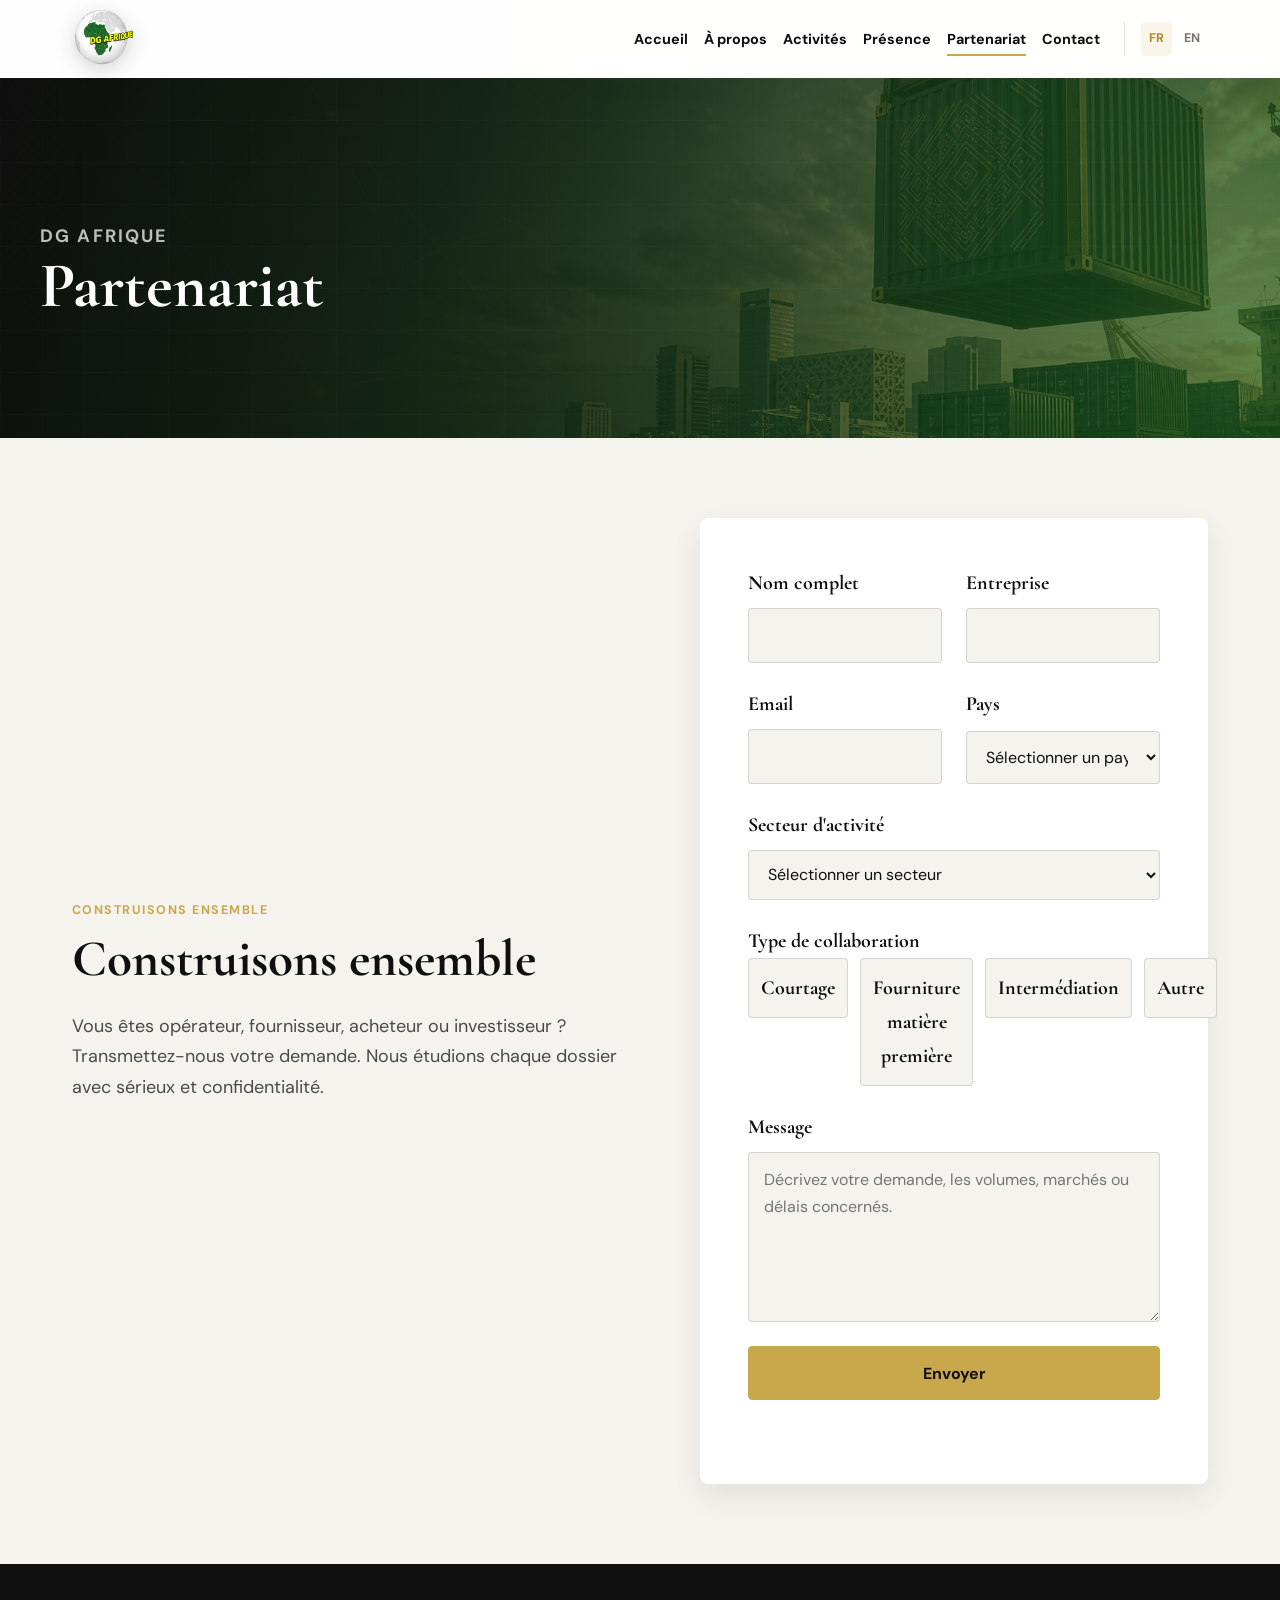
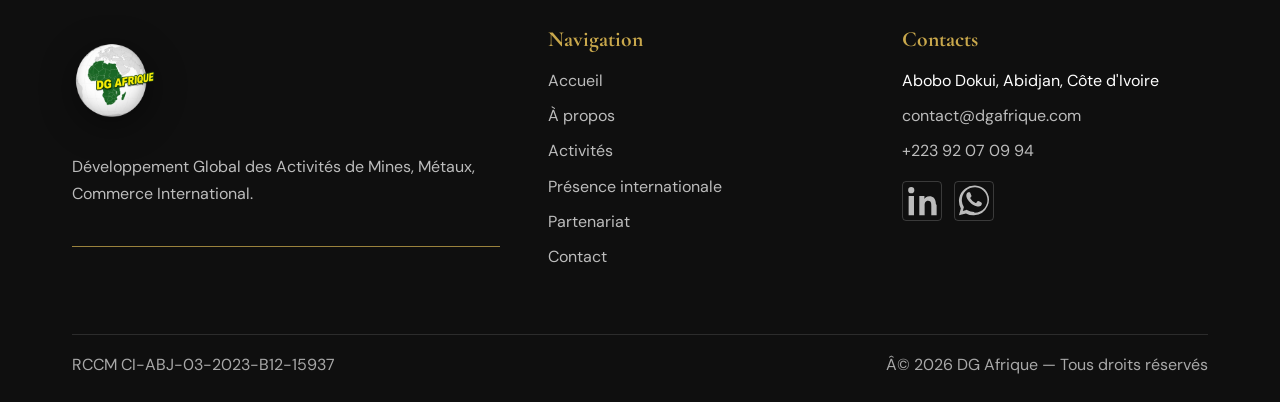
<file: partenariat.html>
<!doctype html>
<html lang="fr">
<head>
  <meta charset="utf-8">
  <meta name="viewport" content="width=device-width, initial-scale=1">
  <title data-i18n="meta.partnershipTitle">Partenariat | DG Afrique</title>
  <meta name="description" content="DG Afrique accompagne les opÃ©rations de commerce international, matiÃ¨res premiÃ¨res, mines, mÃ©taux et intermÃ©diation en Afrique de l'Ouest." data-i18n-attr="content:meta.description">
  <meta property="og:title" content="DG Afrique" data-i18n-attr="content:meta.ogTitle">
  <meta property="og:description" content="Le pont entre l'Afrique et le monde pour le commerce international et les matiÃ¨res premiÃ¨res." data-i18n-attr="content:meta.ogDescription">
  <meta property="og:image" content="https://dgafrique.com/assets/images/og-image.jpg">
  <meta property="og:type" content="website">
  <link rel="canonical" href="https://dgafrique.com/partenariat.html">
  <link rel="icon" href="assets/images/logo-dg-afrique.png" type="image/png">
  <link rel="stylesheet" href="assets/css/variables.css">
  <link rel="stylesheet" href="assets/css/base.css">
  <link rel="stylesheet" href="assets/css/components.css">
  <link rel="stylesheet" href="assets/css/pages.css">
</head>
<body>
  <header class="site-header" data-site-header>
    <nav class="navbar container" aria-label="Navigation principale" data-i18n-attr="aria-label:nav.main">
      <a class="brand" href="index.html" aria-label="DG Afrique"><img class="brand-mark" src="assets/images/logo-dg-afrique.png" alt="DG Afrique"><span class="brand-text"><span class="brand-name" data-i18n="company.name">DG AFRIQUE</span><span class="brand-subtitle" data-i18n="company.fullName">DÃ©veloppement Global des ActivitÃ©s</span></span></a>
      <button class="nav-toggle" type="button" aria-expanded="false" aria-controls="primary-menu" data-nav-toggle data-i18n-attr="title:nav.menu;aria-label:nav.menu"><span></span><span></span><span></span></button>
      <div class="nav-panel" id="primary-menu">
        <ul class="nav-links"><li><a class="nav-link" href="index.html" data-i18n="nav.home">Accueil</a></li><li><a class="nav-link" href="a-propos.html" data-i18n="nav.about">Ã€ propos</a></li><li><a class="nav-link" href="activites.html" data-i18n="nav.activities">ActivitÃ©s</a></li><li><a class="nav-link" href="presence.html" data-i18n="nav.presence">PrÃ©sence</a></li><li><a class="nav-link active" href="partenariat.html" data-i18n="nav.partnership">Partenariat</a></li><li><a class="nav-link" href="contact.html" data-i18n="nav.contact">Contact</a></li></ul>
        <!-- Language switch buttons are activated by assets/js/lang.js -->
        <div class="language-switch" aria-label="Language"><button type="button" data-lang-button="fr" onclick="setLanguage('fr')">FR</button><button type="button" data-lang-button="en" onclick="setLanguage('en')">EN</button></div>
      </div>
    </nav>
  </header>

  <main>
    <section class="hero hero--compact">
      <div class="container hero__inner">
        <div class="hero__content">
          <p class="eyebrow" data-i18n="company.name">DG AFRIQUE</p>
          <h1 data-i18n="partnership.heroTitle">Partenariat</h1>
        </div>
      </div>
    </section>

    <section class="section">
      <div class="container">
        <div class="split-layout">
          <div class="animate-on-scroll">
            <p class="eyebrow section-kicker" data-i18n="partnership.title">Construisons ensemble</p>
            <h2 class="section-heading" data-i18n="partnership.title">Construisons ensemble</h2>
            <p class="lead" data-i18n="partnership.intro">Vous Ãªtes opÃ©rateur, fournisseur, acheteur ou investisseur ? Transmettez-nous votre demande. Nous Ã©tudions chaque dossier avec sÃ©rieux et confidentialitÃ©.</p>
          </div>
          <form class="form-shell animate-on-scroll" action="contact.php" method="POST" data-partnership-form>
            <div class="form-grid">
              <div class="form-field">
                <label for="name" data-i18n="partnership.form.name">Nom complet</label>
                <input id="name" name="name" type="text" autocomplete="name" required>
              </div>
              <div class="form-field">
                <label for="company" data-i18n="partnership.form.company">Entreprise</label>
                <input id="company" name="company" type="text" autocomplete="organization">
              </div>
              <div class="form-field">
                <label for="email" data-i18n="partnership.form.email">Email</label>
                <input id="email" name="email" type="email" autocomplete="email">
              </div>
              <div class="form-field">
                <label for="country" data-i18n="partnership.form.country">Pays</label>
                <select id="country" name="country" required>
                  <option value="" data-i18n="partnership.form.selectCountry">SÃ©lectionner un pays</option>
                  <option value="Algeria" data-i18n="africa.algeria">AlgÃ©rie</option>
                  <option value="Angola" data-i18n="africa.angola">Angola</option>
                  <option value="Benin" data-i18n="africa.benin">BÃ©nin</option>
                  <option value="Botswana" data-i18n="africa.botswana">Botswana</option>
                  <option value="Burkina Faso" data-i18n="africa.burkina">Burkina Faso</option>
                  <option value="Burundi" data-i18n="africa.burundi">Burundi</option>
                  <option value="Cabo Verde" data-i18n="africa.caboVerde">Cap-Vert</option>
                  <option value="Cameroon" data-i18n="africa.cameroon">Cameroun</option>
                  <option value="Central African Republic" data-i18n="africa.centralAfricanRepublic">RÃ©publique centrafricaine</option>
                  <option value="Chad" data-i18n="africa.chad">Tchad</option>
                  <option value="Comoros" data-i18n="africa.comoros">Comores</option>
                  <option value="Congo" data-i18n="africa.congo">Congo</option>
                  <option value="DR Congo" data-i18n="africa.drCongo">RÃ©publique dÃ©mocratique du Congo</option>
                  <option value="Cote d'Ivoire" data-i18n="africa.coteIvoire">CÃ´te d'Ivoire</option>
                  <option value="Djibouti" data-i18n="africa.djibouti">Djibouti</option>
                  <option value="Egypt" data-i18n="africa.egypt">Ã‰gypte</option>
                  <option value="Equatorial Guinea" data-i18n="africa.equatorialGuinea">GuinÃ©e Ã©quatoriale</option>
                  <option value="Eritrea" data-i18n="africa.eritrea">Ã‰rythrÃ©e</option>
                  <option value="Eswatini" data-i18n="africa.eswatini">Eswatini</option>
                  <option value="Ethiopia" data-i18n="africa.ethiopia">Ã‰thiopie</option>
                  <option value="Gabon" data-i18n="africa.gabon">Gabon</option>
                  <option value="Gambia" data-i18n="africa.gambia">Gambie</option>
                  <option value="Ghana" data-i18n="africa.ghana">Ghana</option>
                  <option value="Guinea" data-i18n="africa.guinea">GuinÃ©e</option>
                  <option value="Guinea-Bissau" data-i18n="africa.guineaBissau">GuinÃ©e-Bissau</option>
                  <option value="Kenya" data-i18n="africa.kenya">Kenya</option>
                  <option value="Lesotho" data-i18n="africa.lesotho">Lesotho</option>
                  <option value="Liberia" data-i18n="africa.liberia">Liberia</option>
                  <option value="Libya" data-i18n="africa.libya">Libye</option>
                  <option value="Madagascar" data-i18n="africa.madagascar">Madagascar</option>
                  <option value="Malawi" data-i18n="africa.malawi">Malawi</option>
                  <option value="Mali" data-i18n="africa.mali">Mali</option>
                  <option value="Mauritania" data-i18n="africa.mauritania">Mauritanie</option>
                  <option value="Mauritius" data-i18n="africa.mauritius">Maurice</option>
                  <option value="Morocco" data-i18n="africa.morocco">Maroc</option>
                  <option value="Mozambique" data-i18n="africa.mozambique">Mozambique</option>
                  <option value="Namibia" data-i18n="africa.namibia">Namibie</option>
                  <option value="Niger" data-i18n="africa.niger">Niger</option>
                  <option value="Nigeria" data-i18n="africa.nigeria">Nigeria</option>
                  <option value="Rwanda" data-i18n="africa.rwanda">Rwanda</option>
                  <option value="Sao Tome and Principe" data-i18n="africa.saoTome">Sao TomÃ©-et-Principe</option>
                  <option value="Senegal" data-i18n="africa.senegal">SÃ©nÃ©gal</option>
                  <option value="Seychelles" data-i18n="africa.seychelles">Seychelles</option>
                  <option value="Sierra Leone" data-i18n="africa.sierraLeone">Sierra Leone</option>
                  <option value="Somalia" data-i18n="africa.somalia">Somalie</option>
                  <option value="South Africa" data-i18n="africa.southAfrica">Afrique du Sud</option>
                  <option value="South Sudan" data-i18n="africa.southSudan">Soudan du Sud</option>
                  <option value="Sudan" data-i18n="africa.sudan">Soudan</option>
                  <option value="Tanzania" data-i18n="africa.tanzania">Tanzanie</option>
                  <option value="Togo" data-i18n="africa.togo">Togo</option>
                  <option value="Tunisia" data-i18n="africa.tunisia">Tunisie</option>
                  <option value="Uganda" data-i18n="africa.uganda">Ouganda</option>
                  <option value="Zambia" data-i18n="africa.zambia">Zambie</option>
                  <option value="Zimbabwe" data-i18n="africa.zimbabwe">Zimbabwe</option>
                  <option value="Other" data-i18n="partnership.form.other">Autre</option>
                </select>
              </div>
              <div class="form-field form-field--full">
                <label for="sector" data-i18n="partnership.form.sector">Secteur d'activitÃ©</label>
                <select id="sector" name="sector" required>
                  <option value="" data-i18n="partnership.form.selectSector">SÃ©lectionner un secteur</option>
                  <option value="Mines & Metals" data-i18n="partnership.form.mines">Mines & MÃ©taux</option>
                  <option value="Import-Export" data-i18n="partnership.form.import">Import-Export</option>
                  <option value="Agriculture" data-i18n="partnership.form.agriculture">Agriculture</option>
                  <option value="Construction" data-i18n="partnership.form.construction">BTP</option>
                  <option value="Trading" data-i18n="partnership.form.trading">Trading</option>
                  <option value="Finance" data-i18n="partnership.form.finance">Finance</option>
                  <option value="Other" data-i18n="partnership.form.other">Autre</option>
                </select>
              </div>
              <fieldset class="form-field form-field--full">
                <legend class="fieldset-label" data-i18n="partnership.form.collaboration">Type de collaboration</legend>
                <div class="radio-group">
                  <label class="radio-option"><input type="radio" name="collaboration" value="Brokerage" required><span data-i18n="partnership.form.brokerage">Courtage</span></label>
                  <label class="radio-option"><input type="radio" name="collaboration" value="Raw material supply"><span data-i18n="partnership.form.supply">Fourniture matiÃ¨re premiÃ¨re</span></label>
                  <label class="radio-option"><input type="radio" name="collaboration" value="Intermediation"><span data-i18n="partnership.form.intermediation">IntermÃ©diation</span></label>
                  <label class="radio-option"><input type="radio" name="collaboration" value="Other"><span data-i18n="partnership.form.other">Autre</span></label>
                </div>
              </fieldset>
              <div class="form-field form-field--full">
                <label for="message" data-i18n="partnership.form.message">Message</label>
                <textarea id="message" name="message" required data-i18n-attr="placeholder:partnership.form.placeholderMessage" placeholder="DÃ©crivez votre demande, les volumes, marchÃ©s ou dÃ©lais concernÃ©s."></textarea>
              </div>
              <div class="form-field form-field--full">
                <button class="btn btn-primary" type="submit" data-i18n="partnership.form.submit">Envoyer</button>
                <p class="form-status" data-form-status aria-live="polite"></p>
              </div>
            </div>
          </form>
        </div>
      </div>
    </section>
  </main>

  <footer class="site-footer">
    <div class="container">
      <div class="footer-grid">
        <div class="footer-brand"><a class="brand" href="index.html" aria-label="DG Afrique"><img class="brand-mark" src="assets/images/logo-dg-afrique.png" alt="DG Afrique"><span class="brand-text"><span class="brand-name" data-i18n="company.name">DG AFRIQUE</span><span class="brand-subtitle" data-i18n="company.tagline">Le commerce continental, Ã  votre portÃ©e</span></span></a><p data-i18n="footer.tagline">DÃ©veloppement Global des ActivitÃ©s de Mines, MÃ©taux, Commerce International.</p><div class="footer-line"></div></div>
        <div><h2 class="footer-title" data-i18n="footer.navigation">Navigation</h2><ul class="footer-links"><li><a href="index.html" data-i18n="nav.home">Accueil</a></li><li><a href="a-propos.html" data-i18n="nav.about">Ã€ propos</a></li><li><a href="activites.html" data-i18n="nav.activities">ActivitÃ©s</a></li><li><a href="presence.html" data-i18n="nav.presenceLong">PrÃ©sence internationale</a></li><li><a href="partenariat.html" data-i18n="nav.partnership">Partenariat</a></li><li><a href="contact.html" data-i18n="nav.contact">Contact</a></li></ul></div>
        <div><h2 class="footer-title" data-i18n="footer.contacts">Contacts</h2><ul class="footer-contact"><li><span data-i18n="company.seat">Abobo Dokui, Abidjan, CÃ´te d'Ivoire</span></li><li><a href="mailto:contact@dgafrique.com" data-i18n="company.email">contact@dgafrique.com</a></li><li><a href="https://wa.me/22392070994" data-i18n="company.whatsapp">+223 92 07 09 94</a></li></ul><div class="social-links" aria-label="Social links"><a class="social-link" href="https://www.linkedin.com/" aria-label="LinkedIn"><svg viewBox="0 0 24 24" aria-hidden="true"><path fill="currentColor" d="M6.94 8.9H3.56V21h3.38V8.9ZM7.16 5.15A1.95 1.95 0 1 0 3.25 5.15a1.95 1.95 0 0 0 3.91 0ZM20.75 13.76c0-3.25-1.74-4.76-4.05-4.76-1.87 0-2.71 1.03-3.18 1.75V8.9H10.3V21h3.37v-5.98c0-1.58.3-3.1 2.25-3.1 1.92 0 1.95 1.8 1.95 3.2V21h3.38v-6.24Z"/></svg></a><a class="social-link" href="https://wa.me/22392070994" aria-label="WhatsApp"><svg viewBox="0 0 24 24" aria-hidden="true"><path fill="currentColor" d="M19.05 4.91A9.78 9.78 0 0 0 3.7 16.67L2.5 21l4.43-1.16A9.8 9.8 0 0 0 12 21a9.78 9.78 0 0 0 7.05-16.09Zm-7.05 14a8.1 8.1 0 0 1-4.14-1.13l-.3-.18-2.63.69.7-2.56-.2-.31a8.08 8.08 0 1 1 6.97 3.99Zm4.44-6.06c-.24-.12-1.43-.7-1.65-.78-.22-.08-.38-.12-.54.12-.16.24-.62.78-.76.94-.14.16-.28.18-.52.06-.24-.12-1.02-.38-1.95-1.2-.72-.64-1.2-1.43-1.34-1.67-.14-.24-.02-.37.1-.49.11-.11.24-.28.36-.42.12-.14.16-.24.24-.4.08-.16.04-.3-.02-.42-.06-.12-.54-1.3-.74-1.78-.2-.47-.4-.4-.54-.41h-.46c-.16 0-.42.06-.64.3-.22.24-.84.82-.84 2s.86 2.32.98 2.48c.12.16 1.7 2.6 4.12 3.64.58.25 1.03.4 1.38.51.58.18 1.1.16 1.52.1.46-.07 1.43-.58 1.63-1.14.2-.56.2-1.04.14-1.14-.06-.1-.22-.16-.46-.28Z"/></svg></a></div></div>
      </div>
      <div class="footer-bottom"><span>RCCM <span data-i18n="company.rccm">CI-ABJ-03-2023-B12-15937</span></span><span>Â© <span id="current-year">2024</span> <span data-i18n="footer.copyright">DG Afrique â€” Tous droits rÃ©servÃ©s</span></span></div>
    </div>
  </footer>

  <script src="assets/js/main.js"></script>
  <script src="assets/js/lang.js"></script>
</body>
</html>
</file>
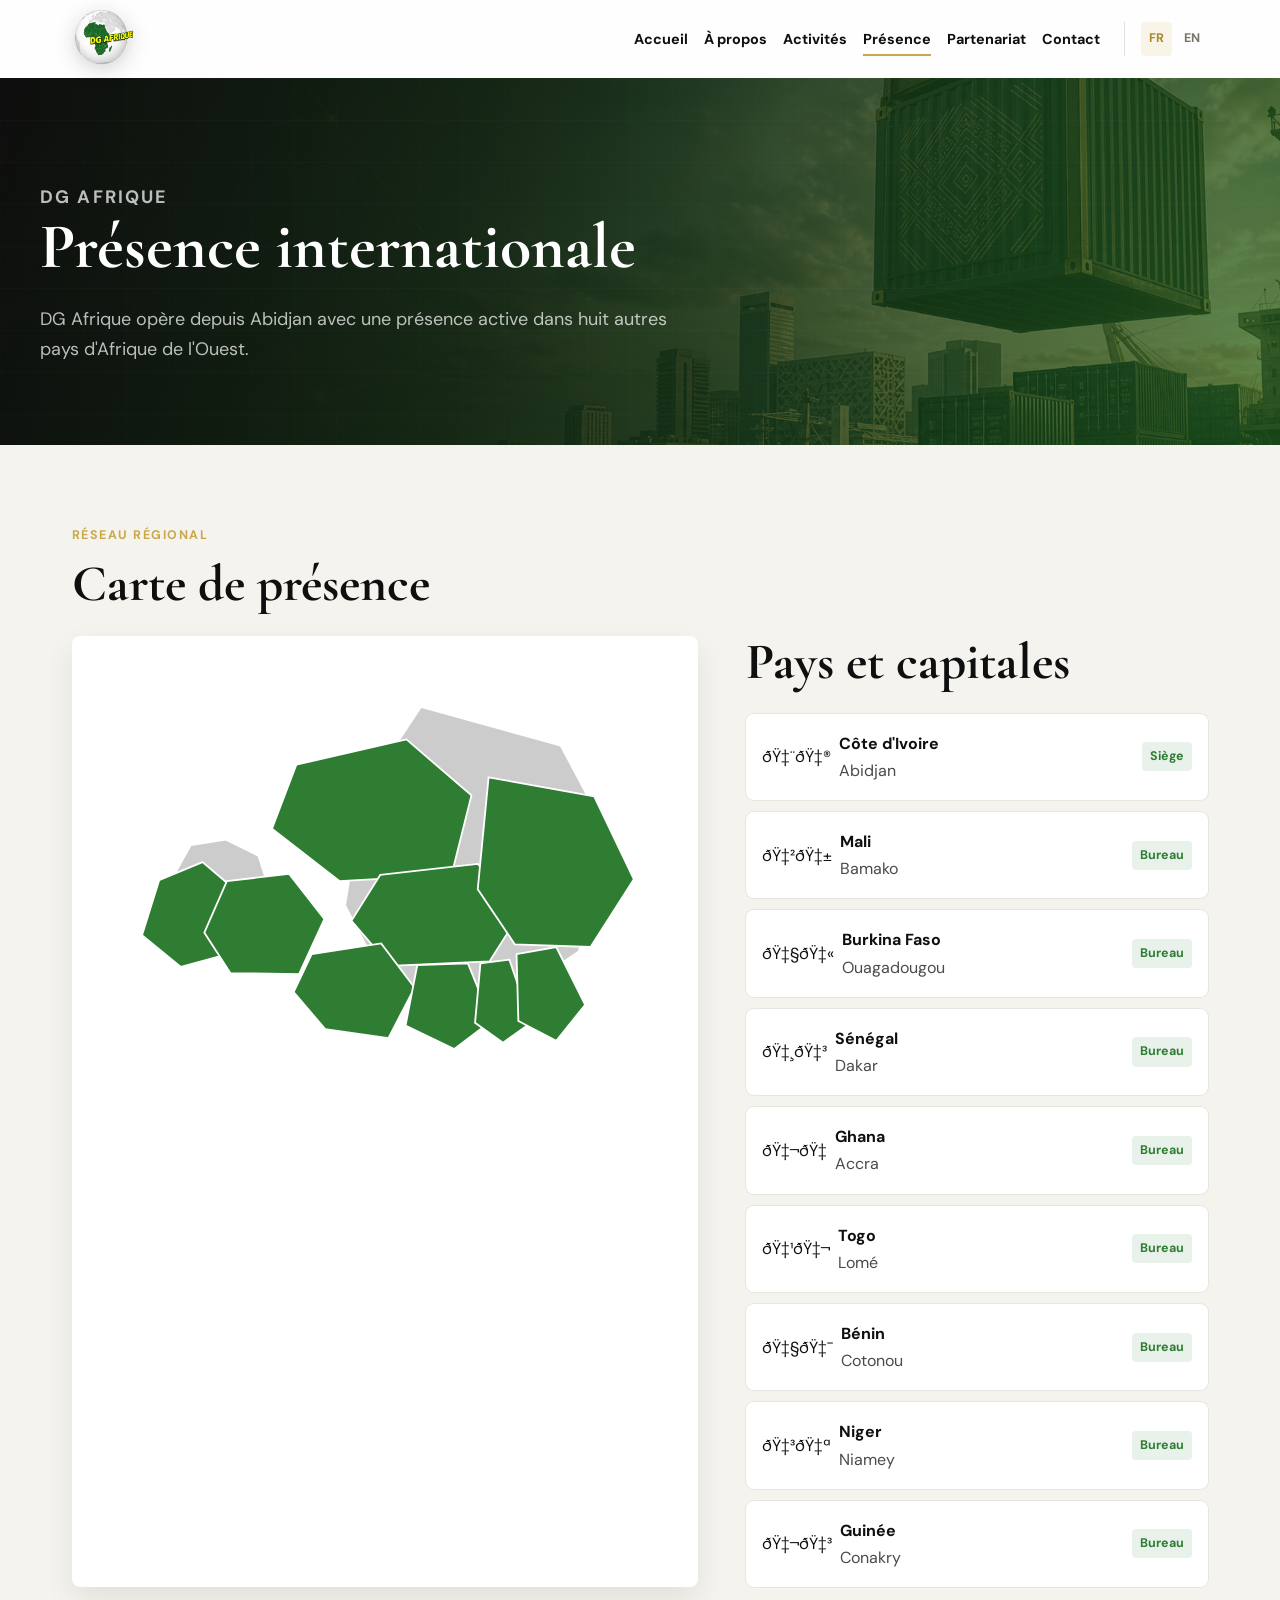
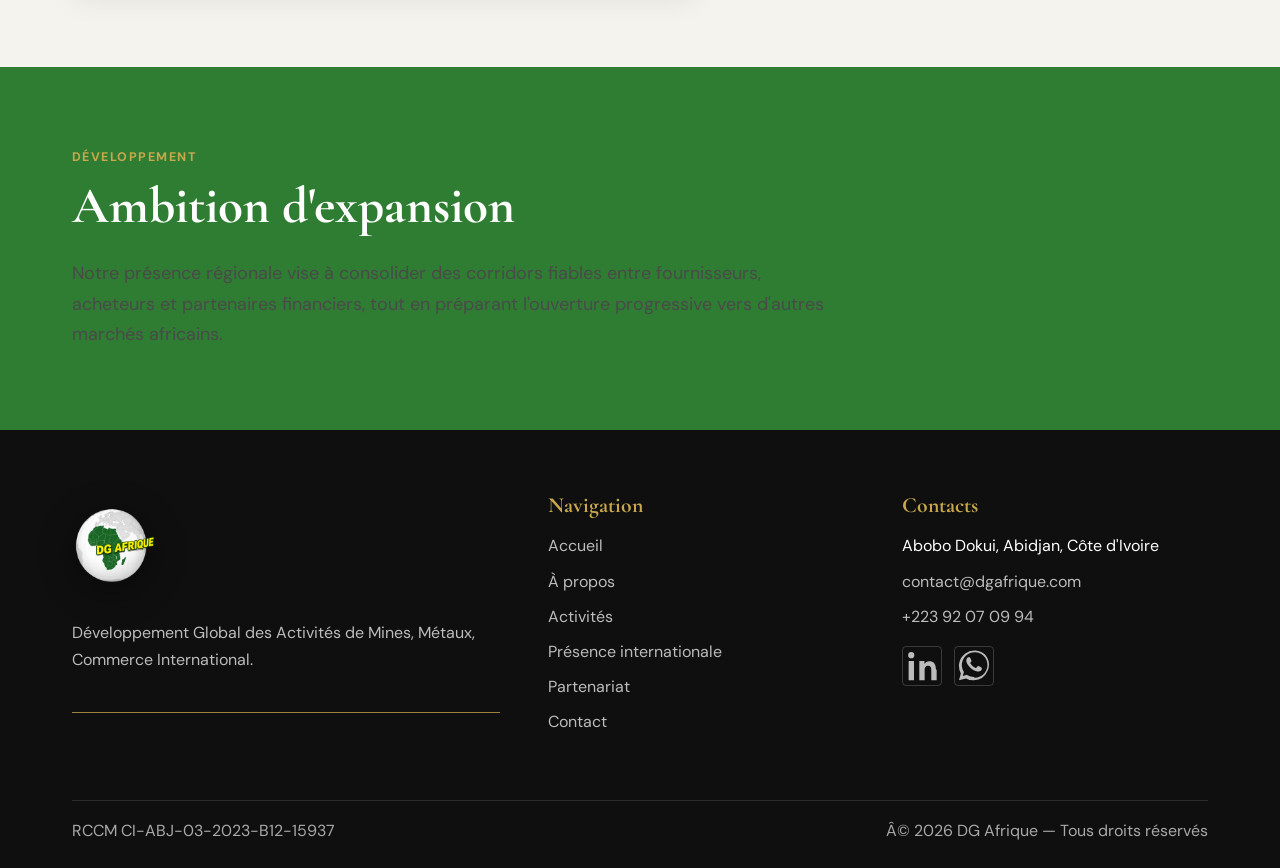
<file: presence.html>
<!doctype html>
<html lang="fr">
<head>
  <meta charset="utf-8">
  <meta name="viewport" content="width=device-width, initial-scale=1">
  <title data-i18n="meta.presenceTitle">PrÃ©sence internationale | DG Afrique</title>
  <meta name="description" content="DG Afrique accompagne les opÃ©rations de commerce international, matiÃ¨res premiÃ¨res, mines, mÃ©taux et intermÃ©diation en Afrique de l'Ouest." data-i18n-attr="content:meta.description">
  <meta property="og:title" content="DG Afrique" data-i18n-attr="content:meta.ogTitle">
  <meta property="og:description" content="Le pont entre l'Afrique et le monde pour le commerce international et les matiÃ¨res premiÃ¨res." data-i18n-attr="content:meta.ogDescription">
  <meta property="og:image" content="https://dgafrique.com/assets/images/og-image.jpg">
  <meta property="og:type" content="website">
  <link rel="canonical" href="https://dgafrique.com/presence.html">
  <link rel="icon" href="assets/images/logo-dg-afrique.png" type="image/png">
  <link rel="stylesheet" href="assets/css/variables.css">
  <link rel="stylesheet" href="assets/css/base.css">
  <link rel="stylesheet" href="assets/css/components.css">
  <link rel="stylesheet" href="assets/css/pages.css">
</head>
<body>
  <header class="site-header" data-site-header>
    <nav class="navbar container" aria-label="Navigation principale" data-i18n-attr="aria-label:nav.main">
      <a class="brand" href="index.html" aria-label="DG Afrique"><img class="brand-mark" src="assets/images/logo-dg-afrique.png" alt="DG Afrique"><span class="brand-text"><span class="brand-name" data-i18n="company.name">DG AFRIQUE</span><span class="brand-subtitle" data-i18n="company.fullName">DÃ©veloppement Global des ActivitÃ©s</span></span></a>
      <button class="nav-toggle" type="button" aria-expanded="false" aria-controls="primary-menu" data-nav-toggle data-i18n-attr="title:nav.menu;aria-label:nav.menu"><span></span><span></span><span></span></button>
      <div class="nav-panel" id="primary-menu">
        <ul class="nav-links"><li><a class="nav-link" href="index.html" data-i18n="nav.home">Accueil</a></li><li><a class="nav-link" href="a-propos.html" data-i18n="nav.about">Ã€ propos</a></li><li><a class="nav-link" href="activites.html" data-i18n="nav.activities">ActivitÃ©s</a></li><li><a class="nav-link active" href="presence.html" data-i18n="nav.presence">PrÃ©sence</a></li><li><a class="nav-link" href="partenariat.html" data-i18n="nav.partnership">Partenariat</a></li><li><a class="nav-link" href="contact.html" data-i18n="nav.contact">Contact</a></li></ul>
        <!-- Language switch buttons are activated by assets/js/lang.js -->
        <div class="language-switch" aria-label="Language"><button type="button" data-lang-button="fr" onclick="setLanguage('fr')">FR</button><button type="button" data-lang-button="en" onclick="setLanguage('en')">EN</button></div>
      </div>
    </nav>
  </header>

  <main>
    <section class="hero hero--compact">
      <div class="container hero__inner">
        <div class="hero__content">
          <p class="eyebrow" data-i18n="company.name">DG AFRIQUE</p>
          <h1 data-i18n="presence.heroTitle">PrÃ©sence internationale</h1>
          <p data-i18n="presence.intro">DG Afrique opÃ¨re depuis Abidjan avec une prÃ©sence active dans huit autres pays d'Afrique de l'Ouest.</p>
        </div>
      </div>
    </section>

    <section class="section">
      <div class="container">
        <p class="eyebrow section-kicker" data-i18n="presence.kicker">Réseau régional</p>
        <h2 class="section-heading" data-i18n="presence.mapTitle">Carte de prÃ©sence</h2>
        <div class="map-layout">
          <div class="west-africa-map animate-on-scroll">
            <svg viewBox="0 0 640 440" role="img" aria-labelledby="map-title">
              <title id="map-title" data-i18n="presence.mapTitle">Carte de prÃ©sence</title>
              <path class="map-muted" d="M105 205 80 250l25 54 54 8 37-45-16-50-36-18-39 6Z"/>
              <path class="map-muted" d="M360 52 515 95l52 98-32 130-96 65-116-26-47-90 20-123 64-97Z"/>
              <g class="map-country" tabindex="0">
                <path d="M70 244 118 224l45 38-10 62-59 16-43-35 19-61Z"/>
                <text class="map-tooltip" x="60" y="218"><tspan data-i18n="countries.senegal">SÃ©nÃ©gal</tspan> - <tspan data-i18n="countries.senegalCapital">Dakar</tspan></text>
              </g>
              <g class="map-country" tabindex="0">
                <path d="M145 245 214 237l39 50-28 61-76-1-29-45 25-57Z"/>
                <text class="map-tooltip" x="148" y="230"><tspan data-i18n="countries.guinea">GuinÃ©e</tspan> - <tspan data-i18n="countries.guineaCapital">Conakry</tspan></text>
              </g>
              <g class="map-country" tabindex="0">
                <path d="M222 116 344 88l72 62-22 88-124 7-75-58 27-71Z"/>
                <text class="map-tooltip" x="252" y="78"><tspan data-i18n="countries.mali">Mali</tspan> - <tspan data-i18n="countries.maliCapital">Bamako</tspan></text>
              </g>
              <g class="map-country" tabindex="0">
                <path d="M315 238 423 226l48 53-35 55-110 5-43-50 32-51Z"/>
                <text class="map-tooltip" x="321" y="218"><tspan data-i18n="countries.burkina">Burkina Faso</tspan> - <tspan data-i18n="countries.burkinaCapital">Ouagadougou</tspan></text>
              </g>
              <g class="map-country" tabindex="0">
                <path d="M239 326 316 314l37 49-29 56-70-10-35-41 20-42Z"/>
                <text class="map-tooltip" x="222" y="306"><tspan data-i18n="countries.civ">CÃ´te d'Ivoire</tspan> - <tspan data-i18n="countries.civCapital">Abidjan</tspan></text>
              </g>
              <g class="map-country" tabindex="0">
                <path d="M356 338 412 336l26 64-41 31-54-26 13-67Z"/>
                <text class="map-tooltip" x="370" y="325"><tspan data-i18n="countries.ghana">Ghana</tspan> - <tspan data-i18n="countries.ghanaCapital">Accra</tspan></text>
              </g>
              <g class="map-country" tabindex="0">
                <path d="M426 336 458 332l24 70-31 22-31-22 6-66Z"/>
                <text class="map-tooltip" x="431" y="320"><tspan data-i18n="countries.togo">Togo</tspan> - <tspan data-i18n="countries.togoCapital">LomÃ©</tspan></text>
              </g>
              <g class="map-country" tabindex="0">
                <path d="M466 326 510 318l32 64-32 40-42-22-2-74Z"/>
                <text class="map-tooltip" x="461" y="303"><tspan data-i18n="countries.benin">BÃ©nin</tspan> - <tspan data-i18n="countries.beninCapital">Cotonou</tspan></text>
              </g>
              <g class="map-country" tabindex="0">
                <path d="M435 130 552 151l44 92-48 75-84-3-41-61 12-124Z"/>
                <text class="map-tooltip" x="456" y="118"><tspan data-i18n="countries.niger">Niger</tspan> - <tspan data-i18n="countries.nigerCapital">Niamey</tspan></text>
              </g>
            </svg>
          </div>
          <div class="animate-on-scroll">
            <h2 class="section-heading" data-i18n="presence.listTitle">Pays et capitales</h2>
            <div class="country-list">
              <div class="country-card"><span>ðŸ‡¨ðŸ‡®</span><div><strong data-i18n="countries.civ">CÃ´te d'Ivoire</strong><p data-i18n="countries.civCapital">Abidjan</p></div><span class="status-badge" data-i18n="common.headOffice">SiÃ¨ge</span></div>
              <div class="country-card"><span>ðŸ‡²ðŸ‡±</span><div><strong data-i18n="countries.mali">Mali</strong><p data-i18n="countries.maliCapital">Bamako</p></div><span class="status-badge" data-i18n="common.office">Bureau</span></div>
              <div class="country-card"><span>ðŸ‡§ðŸ‡«</span><div><strong data-i18n="countries.burkina">Burkina Faso</strong><p data-i18n="countries.burkinaCapital">Ouagadougou</p></div><span class="status-badge" data-i18n="common.office">Bureau</span></div>
              <div class="country-card"><span>ðŸ‡¸ðŸ‡³</span><div><strong data-i18n="countries.senegal">SÃ©nÃ©gal</strong><p data-i18n="countries.senegalCapital">Dakar</p></div><span class="status-badge" data-i18n="common.office">Bureau</span></div>
              <div class="country-card"><span>ðŸ‡¬ðŸ‡­</span><div><strong data-i18n="countries.ghana">Ghana</strong><p data-i18n="countries.ghanaCapital">Accra</p></div><span class="status-badge" data-i18n="common.office">Bureau</span></div>
              <div class="country-card"><span>ðŸ‡¹ðŸ‡¬</span><div><strong data-i18n="countries.togo">Togo</strong><p data-i18n="countries.togoCapital">LomÃ©</p></div><span class="status-badge" data-i18n="common.office">Bureau</span></div>
              <div class="country-card"><span>ðŸ‡§ðŸ‡¯</span><div><strong data-i18n="countries.benin">BÃ©nin</strong><p data-i18n="countries.beninCapital">Cotonou</p></div><span class="status-badge" data-i18n="common.office">Bureau</span></div>
              <div class="country-card"><span>ðŸ‡³ðŸ‡ª</span><div><strong data-i18n="countries.niger">Niger</strong><p data-i18n="countries.nigerCapital">Niamey</p></div><span class="status-badge" data-i18n="common.office">Bureau</span></div>
              <div class="country-card"><span>ðŸ‡¬ðŸ‡³</span><div><strong data-i18n="countries.guinea">GuinÃ©e</strong><p data-i18n="countries.guineaCapital">Conakry</p></div><span class="status-badge" data-i18n="common.office">Bureau</span></div>
            </div>
          </div>
        </div>
      </div>
    </section>

    <section class="section section--green">
      <div class="container">
        <p class="eyebrow section-kicker" data-i18n="presence.expansionEyebrow">Développement</p>
        <h2 class="section-heading" data-i18n="presence.expansionTitle">Ambition d'expansion</h2>
        <p class="lead" data-i18n="presence.expansionText">Notre prÃ©sence rÃ©gionale vise Ã  consolider des corridors fiables entre fournisseurs, acheteurs et partenaires financiers, tout en prÃ©parant l'ouverture progressive vers d'autres marchÃ©s africains.</p>
      </div>
    </section>
  </main>

  <footer class="site-footer">
    <div class="container">
      <div class="footer-grid">
        <div class="footer-brand"><a class="brand" href="index.html" aria-label="DG Afrique"><img class="brand-mark" src="assets/images/logo-dg-afrique.png" alt="DG Afrique"><span class="brand-text"><span class="brand-name" data-i18n="company.name">DG AFRIQUE</span><span class="brand-subtitle" data-i18n="company.tagline">Le commerce continental, Ã  votre portÃ©e</span></span></a><p data-i18n="footer.tagline">DÃ©veloppement Global des ActivitÃ©s de Mines, MÃ©taux, Commerce International.</p><div class="footer-line"></div></div>
        <div><h2 class="footer-title" data-i18n="footer.navigation">Navigation</h2><ul class="footer-links"><li><a href="index.html" data-i18n="nav.home">Accueil</a></li><li><a href="a-propos.html" data-i18n="nav.about">Ã€ propos</a></li><li><a href="activites.html" data-i18n="nav.activities">ActivitÃ©s</a></li><li><a href="presence.html" data-i18n="nav.presenceLong">PrÃ©sence internationale</a></li><li><a href="partenariat.html" data-i18n="nav.partnership">Partenariat</a></li><li><a href="contact.html" data-i18n="nav.contact">Contact</a></li></ul></div>
        <div><h2 class="footer-title" data-i18n="footer.contacts">Contacts</h2><ul class="footer-contact"><li><span data-i18n="company.seat">Abobo Dokui, Abidjan, CÃ´te d'Ivoire</span></li><li><a href="mailto:contact@dgafrique.com" data-i18n="company.email">contact@dgafrique.com</a></li><li><a href="https://wa.me/22392070994" data-i18n="company.whatsapp">+223 92 07 09 94</a></li></ul><div class="social-links" aria-label="Social links"><a class="social-link" href="https://www.linkedin.com/" aria-label="LinkedIn"><svg viewBox="0 0 24 24" aria-hidden="true"><path fill="currentColor" d="M6.94 8.9H3.56V21h3.38V8.9ZM7.16 5.15A1.95 1.95 0 1 0 3.25 5.15a1.95 1.95 0 0 0 3.91 0ZM20.75 13.76c0-3.25-1.74-4.76-4.05-4.76-1.87 0-2.71 1.03-3.18 1.75V8.9H10.3V21h3.37v-5.98c0-1.58.3-3.1 2.25-3.1 1.92 0 1.95 1.8 1.95 3.2V21h3.38v-6.24Z"/></svg></a><a class="social-link" href="https://wa.me/22392070994" aria-label="WhatsApp"><svg viewBox="0 0 24 24" aria-hidden="true"><path fill="currentColor" d="M19.05 4.91A9.78 9.78 0 0 0 3.7 16.67L2.5 21l4.43-1.16A9.8 9.8 0 0 0 12 21a9.78 9.78 0 0 0 7.05-16.09Zm-7.05 14a8.1 8.1 0 0 1-4.14-1.13l-.3-.18-2.63.69.7-2.56-.2-.31a8.08 8.08 0 1 1 6.97 3.99Zm4.44-6.06c-.24-.12-1.43-.7-1.65-.78-.22-.08-.38-.12-.54.12-.16.24-.62.78-.76.94-.14.16-.28.18-.52.06-.24-.12-1.02-.38-1.95-1.2-.72-.64-1.2-1.43-1.34-1.67-.14-.24-.02-.37.1-.49.11-.11.24-.28.36-.42.12-.14.16-.24.24-.4.08-.16.04-.3-.02-.42-.06-.12-.54-1.3-.74-1.78-.2-.47-.4-.4-.54-.41h-.46c-.16 0-.42.06-.64.3-.22.24-.84.82-.84 2s.86 2.32.98 2.48c.12.16 1.7 2.6 4.12 3.64.58.25 1.03.4 1.38.51.58.18 1.1.16 1.52.1.46-.07 1.43-.58 1.63-1.14.2-.56.2-1.04.14-1.14-.06-.1-.22-.16-.46-.28Z"/></svg></a></div></div>
      </div>
      <div class="footer-bottom"><span>RCCM <span data-i18n="company.rccm">CI-ABJ-03-2023-B12-15937</span></span><span>Â© <span id="current-year">2024</span> <span data-i18n="footer.copyright">DG Afrique â€” Tous droits rÃ©servÃ©s</span></span></div>
    </div>
  </footer>

  <script src="assets/js/main.js"></script>
  <script src="assets/js/lang.js"></script>
</body>
</html>
</file>
<file: assets/css/variables.css>
/* DG Afrique design tokens */
:root {
  --color-green: #2e7d32;
  --color-green-dark: #1b5e20;
  --color-gold: #c9a84c;
  --color-gold-dark: #a9892e;
  --color-white: #ffffff;
  --color-black: #0f0f0f;
  --color-gray: #4a4a4a;
  --color-muted: #79746b;
  --color-section: #f5f3ee;
  --color-line: rgba(15, 15, 15, 0.12);

  --font-heading: "Cormorant Garamond", Georgia, serif;
  --font-body: "DM Sans", Arial, sans-serif;
  --font-size-xs: 0.78rem;
  --font-size-sm: 0.9rem;
  --font-size-base: 1rem;
  --font-size-md: 1.125rem;
  --font-size-lg: 1.35rem;
  --font-size-xl: 1.8rem;
  --font-size-2xl: 2.4rem;
  --font-size-3xl: 3.25rem;
  --font-size-hero: clamp(3rem, 5vw, 6rem);

  --space-1: 0.25rem;
  --space-2: 0.5rem;
  --space-3: 0.75rem;
  --space-4: 1rem;
  --space-5: 1.5rem;
  --space-6: 2rem;
  --space-7: 3rem;
  --space-8: 4rem;
  --space-9: 5rem;

  --radius-sm: 4px;
  --radius-md: 6px;
  --radius-lg: 8px;

  --shadow-soft: 0 12px 30px rgba(15, 15, 15, 0.08);
  --shadow-lift: 0 20px 45px rgba(15, 15, 15, 0.14);
  --shadow-header: 0 10px 26px rgba(15, 15, 15, 0.1);

  --transition-fast: 160ms ease;
  --transition: 240ms ease;
  --transition-slow: 520ms ease;
}
</file>
<file: assets/css/base.css>
/* DG Afrique base styles */
@import url("https://fonts.googleapis.com/css2?family=Cormorant+Garamond:wght@600;700&family=DM+Sans:wght@400;500;700&display=swap");

*,
*::before,
*::after {
  box-sizing: border-box;
  margin: 0;
  padding: 0;
}

html {
  overflow-x: hidden;
  scroll-behavior: smooth;
}

body {
  background: var(--color-section);
  color: var(--color-black);
  font-family: var(--font-body);
  font-size: var(--font-size-base);
  line-height: 1.7;
  min-height: 100vh;
  overflow-x: hidden;
  text-rendering: optimizeLegibility;
}

img,
svg,
iframe {
  display: block;
  max-width: 100%;
}

button,
input,
select,
textarea {
  font: inherit;
}

button {
  cursor: pointer;
}

a {
  color: var(--color-green);
  text-decoration: none;
  transition: color var(--transition-fast);
}

a:hover,
a:focus-visible {
  color: var(--color-gold);
}

h1,
h2,
h3,
h4 {
  color: inherit;
  font-family: var(--font-heading);
  font-weight: 700;
  line-height: 1.05;
}

h1 {
  font-size: var(--font-size-hero);
}

h2 {
  font-size: clamp(2.2rem, 4vw, var(--font-size-3xl));
}

h3 {
  font-size: var(--font-size-2xl);
}

h4 {
  font-size: var(--font-size-xl);
}

p {
  color: var(--color-gray);
}

ul {
  list-style: none;
}

:focus-visible {
  outline: 3px solid rgba(201, 168, 76, 0.65);
  outline-offset: 3px;
}

.container {
  margin: 0 auto;
  max-width: 1200px;
  padding: 0 var(--space-6);
  width: 100%;
}

.section {
  padding: var(--space-9) 0;
}

.section--dark {
  background: var(--color-black);
  color: var(--color-white);
}

.section--green {
  background: var(--color-green);
  color: var(--color-white);
}

.section--white {
  background: var(--color-white);
}

.text-gold {
  color: var(--color-gold);
}

.text-green {
  color: var(--color-green);
}

.text-center {
  text-align: center;
}

.lead {
  font-size: var(--font-size-md);
  max-width: 760px;
}

.lead--center {
  margin-inline: auto;
}

.eyebrow {
  color: var(--color-gold);
  font-size: var(--font-size-xs);
  font-weight: 700;
  letter-spacing: 0.12em;
  text-transform: uppercase;
}

.btn {
  align-items: center;
  border-radius: var(--radius-sm);
  display: inline-flex;
  font-weight: 700;
  gap: var(--space-2);
  justify-content: center;
  min-height: 48px;
  padding: 0.78rem 1.35rem;
  transition: background var(--transition), border-color var(--transition), color var(--transition), transform var(--transition);
}

.btn:hover,
.btn:focus-visible {
  transform: translateY(-2px);
}

.btn-primary {
  background: var(--color-gold);
  border: 1px solid var(--color-gold);
  color: var(--color-black);
}

.btn-primary:hover,
.btn-primary:focus-visible {
  background: var(--color-gold-dark);
  border-color: var(--color-gold-dark);
  color: var(--color-black);
}

.btn-outline {
  background: transparent;
  border: 1px solid var(--color-gold);
  color: var(--color-gold);
}

.btn-outline:hover,
.btn-outline:focus-visible {
  background: var(--color-gold);
  color: var(--color-black);
}

.animate-on-scroll {
  opacity: 0;
  transform: translateY(26px);
  transition: opacity var(--transition-slow), transform var(--transition-slow);
}

.animate-on-scroll.is-visible {
  opacity: 1;
  transform: translateY(0);
}

@media (max-width: 768px) {
  .container {
    padding: 0 var(--space-5);
  }

  .section {
    padding: var(--space-8) 0;
  }
}

@media (max-width: 480px) {
  body {
    font-size: 0.95rem;
  }

  .container {
    padding: 0 var(--space-4);
  }

  .btn {
    width: 100%;
  }
}
</file>
<file: assets/css/components.css>
/* DG Afrique reusable components */
.site-header {
  background: rgba(255, 255, 255, 0.94);
  left: 0;
  position: sticky;
  right: 0;
  top: 0;
  transition: box-shadow var(--transition), background var(--transition);
  z-index: 1000;
}

.site-header.scrolled {
  background: rgba(255, 255, 255, 0.98);
  box-shadow: var(--shadow-header);
}

.navbar {
  align-items: center;
  display: flex;
  justify-content: space-between;
  min-height: 78px;
}

.brand {
  align-items: center;
  color: var(--color-black);
  display: inline-flex;
  gap: var(--space-2);
  min-width: max-content;
}

.brand:hover,
.brand:focus-visible {
  color: var(--color-black);
}

.brand-mark {
  filter: drop-shadow(0 5px 10px rgba(15, 15, 15, 0.18));
  height: 64px;
  object-fit: contain;
  width: 64px;
}

.brand-text {
  display: none;
  line-height: 1.1;
}

.brand-name {
  font-family: var(--font-heading);
  font-size: 1.35rem;
  font-weight: 700;
}

.brand-subtitle {
  color: var(--color-muted);
  font-size: 0.68rem;
  font-weight: 700;
  letter-spacing: 0.08em;
  text-transform: uppercase;
}

.nav-panel {
  align-items: center;
  display: flex;
  gap: var(--space-5);
}

.nav-links {
  align-items: center;
  display: flex;
  gap: var(--space-4);
}

.nav-link {
  color: var(--color-black);
  font-size: var(--font-size-sm);
  font-weight: 700;
  padding: var(--space-2) 0;
  position: relative;
}

.nav-link::after {
  background: var(--color-gold);
  bottom: 0;
  content: "";
  height: 2px;
  left: 0;
  position: absolute;
  transform: scaleX(0);
  transform-origin: left;
  transition: transform var(--transition);
  width: 100%;
}

.nav-link:hover::after,
.nav-link:focus-visible::after,
.nav-link.active::after {
  transform: scaleX(1);
}

.language-switch {
  align-items: center;
  border-left: 1px solid var(--color-line);
  display: flex;
  gap: var(--space-1);
  padding-left: var(--space-4);
}

.language-switch button {
  background: transparent;
  border: 0;
  border-radius: var(--radius-sm);
  color: var(--color-muted);
  font-size: var(--font-size-xs);
  font-weight: 700;
  min-height: 34px;
  padding: 0 var(--space-2);
}

.language-switch button:hover,
.language-switch button:focus-visible,
.language-switch button.lang-active {
  background: rgba(201, 168, 76, 0.12);
  color: var(--color-gold-dark);
}

.nav-toggle {
  background: transparent;
  border: 0;
  display: none;
  height: 42px;
  position: relative;
  width: 42px;
}

.nav-toggle span {
  background: var(--color-black);
  height: 2px;
  left: 8px;
  position: absolute;
  transition: transform var(--transition), opacity var(--transition), top var(--transition);
  width: 26px;
}

.nav-toggle span:nth-child(1) {
  top: 13px;
}

.nav-toggle span:nth-child(2) {
  top: 20px;
}

.nav-toggle span:nth-child(3) {
  top: 27px;
}

.site-header.open .nav-toggle span:nth-child(1) {
  top: 20px;
  transform: rotate(45deg);
}

.site-header.open .nav-toggle span:nth-child(2) {
  opacity: 0;
}

.site-header.open .nav-toggle span:nth-child(3) {
  top: 20px;
  transform: rotate(-45deg);
}

.hero {
  background-color: var(--color-black);
  color: var(--color-white);
  isolation: isolate;
  min-height: calc(100vh - 78px);
  overflow: hidden;
  position: relative;
}

.hero--compact {
  min-height: 40vh;
}

.hero::before {
  background:
    linear-gradient(110deg, rgba(15, 15, 15, 0.88), rgba(27, 94, 32, 0.7)),
    url("../images/hero-commerce.png") center / cover no-repeat;
  content: "";
  inset: 0;
  position: absolute;
  z-index: -2;
}

.hero::after {
  background-image:
    linear-gradient(rgba(255, 255, 255, 0.035) 1px, transparent 1px),
    linear-gradient(90deg, rgba(255, 255, 255, 0.025) 1px, transparent 1px);
  background-size: 42px 42px;
  content: "";
  inset: 0;
  opacity: 0.5;
  position: absolute;
  z-index: -1;
}

.hero__inner {
  align-items: center;
  display: grid;
  min-height: inherit;
  padding: var(--space-9) 0;
  position: relative;
}

.hero__content {
  animation: heroIn 780ms ease both;
  max-width: 780px;
}

.hero__content p {
  color: rgba(255, 255, 255, 0.72);
  font-size: var(--font-size-md);
  margin-top: var(--space-5);
  max-width: 660px;
}

.hero__actions {
  display: flex;
  flex-wrap: wrap;
  gap: var(--space-4);
  margin-top: var(--space-6);
}

.hero__map-art {
  bottom: 6%;
  color: rgba(255, 255, 255, 0.2);
  max-width: 42vw;
  position: absolute;
  right: 0;
  width: 520px;
}

@keyframes heroIn {
  from {
    opacity: 0;
    transform: translateY(24px);
  }

  to {
    opacity: 1;
    transform: translateY(0);
  }
}

.site-footer {
  background: var(--color-black);
  color: var(--color-white);
}

.site-footer p,
.site-footer a {
  color: rgba(255, 255, 255, 0.72);
}

.site-footer a:hover,
.site-footer a:focus-visible {
  color: var(--color-gold);
}

.footer-grid {
  display: grid;
  gap: var(--space-7);
  grid-template-columns: 1.4fr 1fr 1fr;
  padding: var(--space-8) 0;
}

.footer-title {
  color: var(--color-gold);
  font-family: var(--font-heading);
  font-size: var(--font-size-lg);
  margin-bottom: var(--space-4);
}

.footer-brand {
  display: grid;
  gap: var(--space-4);
}

.site-footer .brand-mark {
  filter: drop-shadow(0 8px 18px rgba(0, 0, 0, 0.45));
  height: 86px;
  width: 86px;
}

.footer-line {
  background: var(--color-gold);
  height: 1px;
  opacity: 0.75;
  width: 100%;
}

.footer-links,
.footer-contact {
  display: grid;
  gap: var(--space-2);
}

.social-links {
  display: flex;
  gap: var(--space-3);
  margin-top: var(--space-4);
}

.social-link {
  align-items: center;
  border: 1px solid rgba(255, 255, 255, 0.18);
  border-radius: var(--radius-sm);
  display: inline-flex;
  height: 40px;
  justify-content: center;
  width: 40px;
}

.footer-bottom {
  border-top: 1px solid rgba(255, 255, 255, 0.12);
  color: rgba(255, 255, 255, 0.64);
  display: flex;
  flex-wrap: wrap;
  gap: var(--space-3);
  justify-content: space-between;
  padding: var(--space-4) 0 var(--space-5);
}

.activity-card,
.info-card,
.country-card,
.mode-card {
  background: var(--color-white);
  border-radius: var(--radius-lg);
  box-shadow: 0 0 0 1px rgba(15, 15, 15, 0.06);
}

.activity-card {
  border-left: 4px solid var(--color-gold);
  display: grid;
  gap: var(--space-4);
  min-height: 280px;
  padding: var(--space-6);
  transition: border-color var(--transition), box-shadow var(--transition), transform var(--transition);
}

.activity-card:hover {
  border-left-color: var(--color-green);
  box-shadow: var(--shadow-lift);
  transform: translateY(-4px);
}

.activity-card svg,
.mode-card svg,
.contact-item svg {
  color: var(--color-green);
  height: 38px;
  width: 38px;
}

.activity-card h3,
.mode-card h3,
.info-card h3 {
  color: var(--color-black);
}

.activity-card p,
.mode-card p,
.info-card p {
  color: var(--color-gray);
}

@media (max-width: 980px) {
  .nav-toggle {
    display: inline-flex;
  }

  .nav-panel {
    background: var(--color-white);
    border-top: 1px solid var(--color-line);
    box-shadow: var(--shadow-soft);
    display: grid;
    gap: var(--space-4);
    left: 0;
    opacity: 0;
    padding: var(--space-5) var(--space-6);
    pointer-events: none;
    position: absolute;
    right: 0;
    top: 78px;
    transform: translateY(-10px);
    transition: opacity var(--transition), transform var(--transition);
  }

  .site-header.open .nav-panel {
    opacity: 1;
    pointer-events: auto;
    transform: translateY(0);
  }

  .nav-links {
    align-items: stretch;
    display: grid;
  }

  .language-switch {
    border-left: 0;
    border-top: 1px solid var(--color-line);
    padding-left: 0;
    padding-top: var(--space-3);
  }

  .footer-grid {
    grid-template-columns: 1fr;
  }
}

@media (max-width: 768px) {
  .brand-mark {
    height: 58px;
    width: 58px;
  }

  .site-footer .brand-mark {
    height: 76px;
    width: 76px;
  }

  .hero__map-art {
    bottom: 3%;
    max-width: 82vw;
    opacity: 0.35;
  }

  .hero__actions {
    display: grid;
  }
}
</file>
<file: assets/css/pages.css>
/* DG Afrique page-specific styles */
.metrics {
  display: grid;
  gap: var(--space-5);
  grid-template-columns: repeat(3, 1fr);
  text-align: center;
}

.metric {
  border-right: 1px solid var(--color-line);
  padding: var(--space-5);
}

.metric:last-child {
  border-right: 0;
}

.metric strong {
  color: var(--color-green);
  display: block;
  font-family: var(--font-heading);
  font-size: clamp(2.4rem, 5vw, 4.5rem);
  line-height: 1;
}

.metric span {
  color: var(--color-gray);
  display: block;
  font-weight: 700;
  margin-top: var(--space-2);
}

.split-layout {
  align-items: center;
  display: grid;
  gap: var(--space-8);
  grid-template-columns: minmax(0, 1fr) minmax(280px, 0.9fr);
}

.section-kicker {
  margin-bottom: var(--space-3);
}

.section-heading {
  margin-bottom: var(--space-5);
}

.pattern-panel {
  aspect-ratio: 1 / 1;
  background:
    linear-gradient(45deg, rgba(201, 168, 76, 0.95) 0 12px, transparent 12px 24px),
    linear-gradient(-45deg, rgba(46, 125, 50, 0.95) 0 12px, transparent 12px 24px),
    var(--color-black);
  background-size: 48px 48px;
  border: 1px solid rgba(201, 168, 76, 0.42);
  border-radius: var(--radius-lg);
  box-shadow: var(--shadow-soft);
  min-height: clamp(220px, 70vw, 320px);
  width: 100%;
}

.mode-grid,
.activity-grid,
.contact-grid {
  display: grid;
  gap: var(--space-5);
  grid-template-columns: repeat(3, 1fr);
}

.activity-grid {
  grid-template-columns: repeat(3, minmax(0, 1fr));
}

.mode-card {
  background: rgba(255, 255, 255, 0.04);
  border: 1px solid rgba(255, 255, 255, 0.12);
  color: var(--color-white);
  display: grid;
  gap: var(--space-4);
  padding: var(--space-6);
  transition: border-color var(--transition), transform var(--transition);
}

.mode-card h3,
.mode-card p {
  color: inherit;
}

.mode-card p {
  opacity: 0.74;
}

.mode-card:hover {
  border-color: var(--color-gold);
  transform: translateY(-4px);
}

.country-strip {
  display: flex;
  flex-wrap: wrap;
  gap: var(--space-3);
  margin-top: var(--space-6);
}

.country-chip {
  align-items: center;
  background: rgba(255, 255, 255, 0.12);
  border: 1px solid rgba(255, 255, 255, 0.22);
  border-radius: var(--radius-sm);
  color: var(--color-white);
  display: inline-flex;
  font-weight: 700;
  gap: var(--space-2);
  min-height: 42px;
  padding: 0 var(--space-3);
}

.cta-row {
  margin-top: var(--space-6);
}

.vision-mission {
  align-items: stretch;
  display: grid;
  gap: var(--space-6);
  grid-template-columns: 1fr 1fr;
  position: relative;
}

.vision-mission::before {
  background: var(--color-gold);
  content: "";
  height: 100%;
  left: 50%;
  position: absolute;
  top: 0;
  transform: translateX(-50%);
  width: 1px;
}

.info-card {
  padding: var(--space-6);
}

.timeline {
  border-left: 2px solid var(--color-gold);
  display: grid;
  gap: var(--space-6);
  margin-top: var(--space-6);
  padding-left: var(--space-6);
}

.timeline-item {
  position: relative;
}

.timeline-item::before {
  background: var(--color-green);
  border: 3px solid var(--color-section);
  border-radius: 50%;
  content: "";
  height: 16px;
  left: calc(-1 * var(--space-6) - 9px);
  position: absolute;
  top: 0.55rem;
  width: 16px;
}

.manager-note {
  border-left: 4px solid var(--color-gold);
  margin-top: var(--space-6);
  padding-left: var(--space-5);
}

.map-layout {
  display: grid;
  gap: var(--space-7);
  grid-template-columns: minmax(0, 1.15fr) minmax(280px, 0.85fr);
}

.west-africa-map {
  background: var(--color-white);
  border-radius: var(--radius-lg);
  box-shadow: var(--shadow-soft);
  padding: var(--space-5);
}

.map-country path {
  cursor: pointer;
  fill: var(--color-green);
  stroke: var(--color-white);
  stroke-width: 2;
  transition: fill var(--transition), filter var(--transition);
}

.map-country:hover path,
.map-country:focus path {
  fill: var(--color-gold);
  filter: drop-shadow(0 8px 10px rgba(15, 15, 15, 0.18));
}

.map-muted {
  fill: #cccccc;
  stroke: var(--color-white);
  stroke-width: 2;
}

.map-tooltip {
  fill: var(--color-black);
  font-family: var(--font-body);
  font-size: 13px;
  font-weight: 700;
  opacity: 0;
  pointer-events: none;
  transition: opacity var(--transition);
}

.map-country:hover .map-tooltip,
.map-country:focus .map-tooltip {
  opacity: 1;
}

.country-list {
  display: grid;
  gap: var(--space-3);
}

.country-card {
  align-items: center;
  display: grid;
  gap: var(--space-2);
  grid-template-columns: auto 1fr auto;
  padding: var(--space-4);
}

.country-card strong {
  color: var(--color-black);
}

.status-badge {
  background: rgba(46, 125, 50, 0.1);
  border-radius: var(--radius-sm);
  color: var(--color-green);
  font-size: var(--font-size-xs);
  font-weight: 700;
  padding: var(--space-1) var(--space-2);
}

.form-shell {
  background: var(--color-white);
  border-radius: var(--radius-lg);
  box-shadow: var(--shadow-soft);
  padding: var(--space-7);
}

.form-grid {
  display: grid;
  gap: var(--space-5);
  grid-template-columns: repeat(2, 1fr);
}

.form-field {
  display: grid;
  gap: var(--space-2);
}

fieldset.form-field {
  border: 0;
  min-width: 0;
}

.form-field--full {
  grid-column: 1 / -1;
}

.form-field label,
.fieldset-label {
  color: var(--color-black);
  font-family: var(--font-heading);
  font-size: 1.25rem;
  font-weight: 700;
}

.form-field input,
.form-field select,
.form-field textarea {
  background: var(--color-section);
  border: 1px solid rgba(15, 15, 15, 0.14);
  border-radius: var(--radius-sm);
  color: var(--color-black);
  min-height: 48px;
  padding: 0.8rem 0.95rem;
  transition: border-color var(--transition), box-shadow var(--transition);
  width: 100%;
}

.form-field textarea {
  min-height: 170px;
  resize: vertical;
}

.form-field input:focus,
.form-field select:focus,
.form-field textarea:focus {
  border-color: var(--color-gold);
  box-shadow: 0 0 0 4px rgba(201, 168, 76, 0.16);
  outline: 0;
}

.radio-group {
  display: grid;
  gap: var(--space-3);
  grid-template-columns: repeat(4, 1fr);
}

.radio-option input {
  position: absolute;
  opacity: 0;
}

.radio-option span {
  align-items: center;
  background: var(--color-section);
  border: 1px solid rgba(15, 15, 15, 0.14);
  border-radius: var(--radius-sm);
  display: flex;
  font-weight: 700;
  justify-content: center;
  min-height: 52px;
  padding: var(--space-3);
  text-align: center;
  transition: background var(--transition), border-color var(--transition), color var(--transition);
}

.radio-option input:checked + span {
  background: var(--color-green);
  border-color: var(--color-green);
  color: var(--color-white);
}

.form-status {
  font-weight: 700;
  min-height: 28px;
}

.form-status.success {
  color: var(--color-green);
}

.form-status.error {
  color: #9b1c1c;
}

.contact-info {
  display: grid;
  gap: var(--space-4);
}

.contact-item {
  align-items: flex-start;
  background: var(--color-white);
  border-radius: var(--radius-lg);
  box-shadow: 0 0 0 1px rgba(15, 15, 15, 0.06);
  display: grid;
  gap: var(--space-4);
  grid-template-columns: auto 1fr;
  padding: var(--space-5);
}

.map-frame {
  border: 0;
  border-radius: var(--radius-lg);
  box-shadow: var(--shadow-soft);
  min-height: 440px;
  width: 100%;
}

@media (max-width: 980px) {
  .split-layout,
  .map-layout,
  .contact-grid {
    grid-template-columns: 1fr;
  }

  .mode-grid,
  .activity-grid {
    grid-template-columns: repeat(2, 1fr);
  }

  .radio-group {
    grid-template-columns: repeat(2, 1fr);
  }
}

@media (max-width: 768px) {
  .metrics,
  .mode-grid,
  .activity-grid,
  .vision-mission,
  .form-grid {
    grid-template-columns: 1fr;
  }

  .metric {
    border-bottom: 1px solid var(--color-line);
    border-right: 0;
  }

  .metric:last-child {
    border-bottom: 0;
  }

  .vision-mission::before {
    display: none;
  }

  .country-card {
    grid-template-columns: auto 1fr;
  }

  .status-badge {
    grid-column: 2;
    justify-self: start;
  }
}

@media (max-width: 480px) {
  .form-shell {
    padding: var(--space-5);
  }

  .radio-group {
    grid-template-columns: 1fr;
  }
}
</file>
